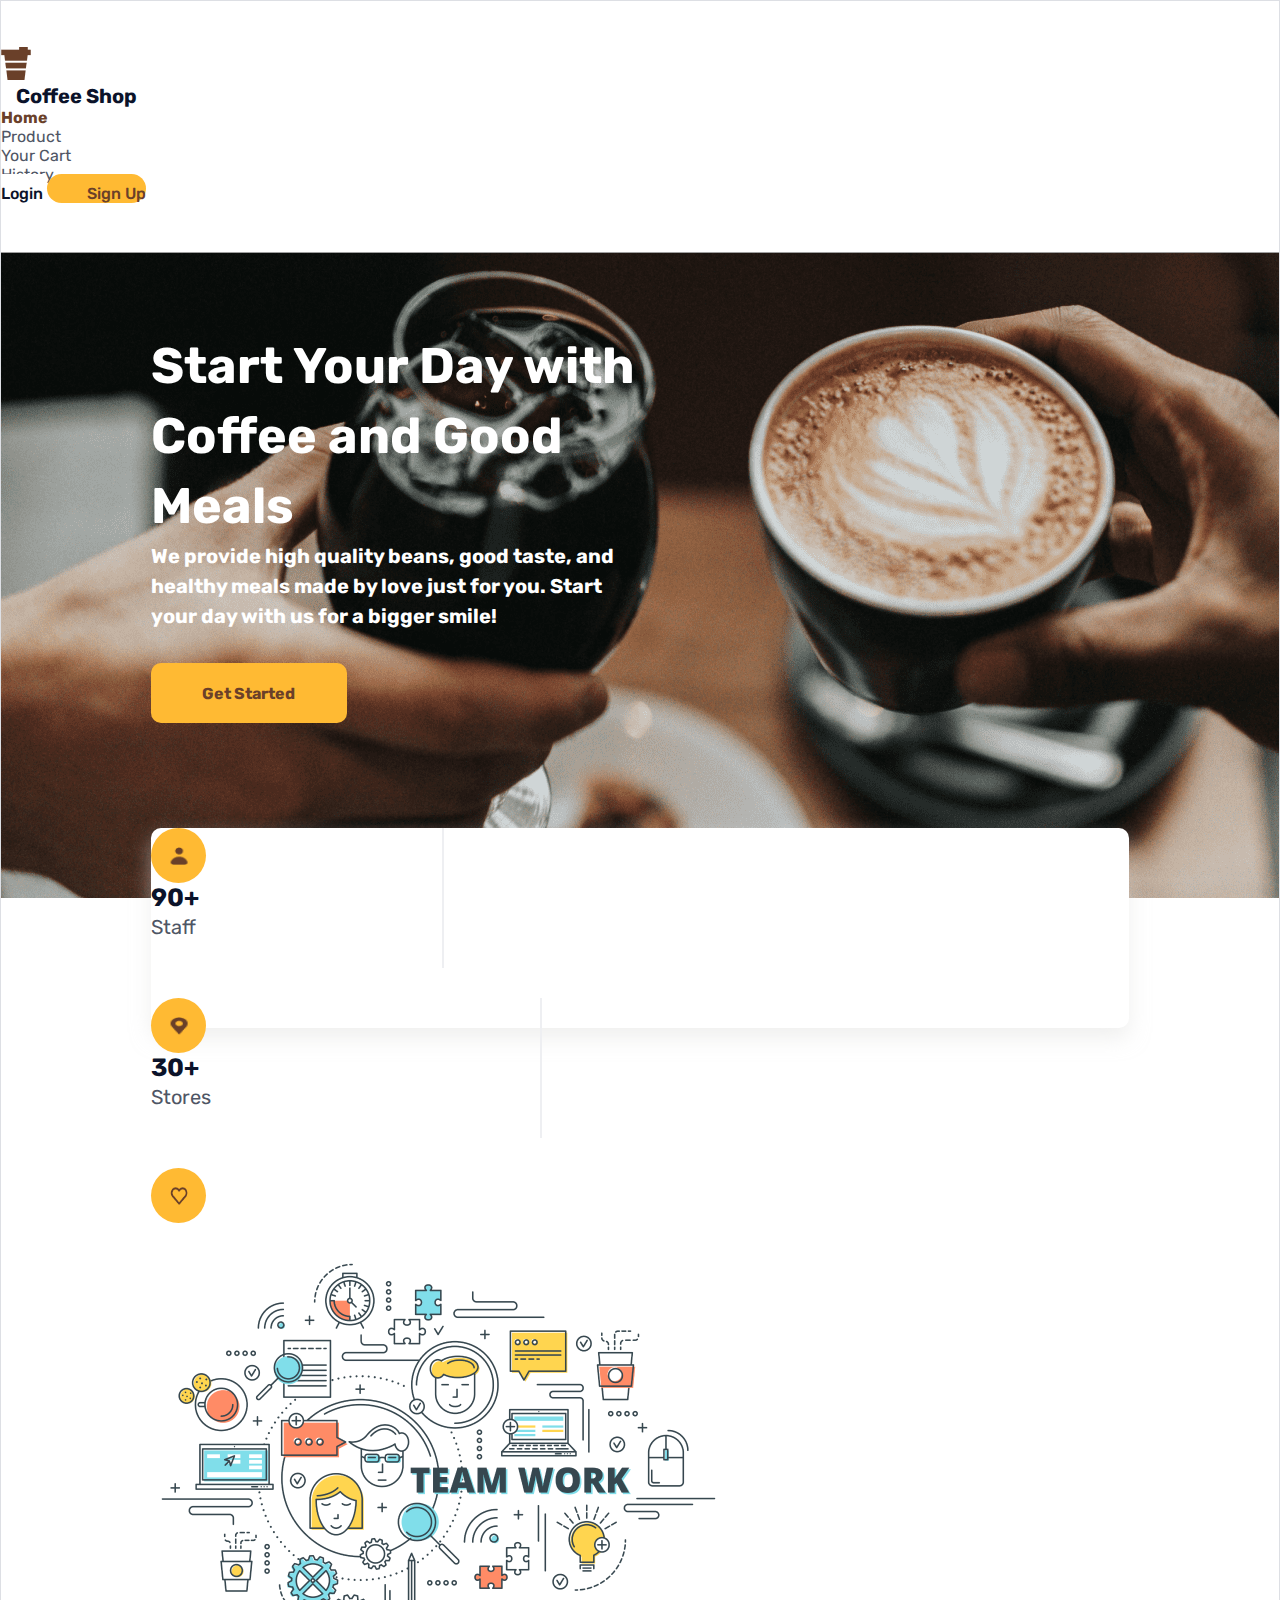
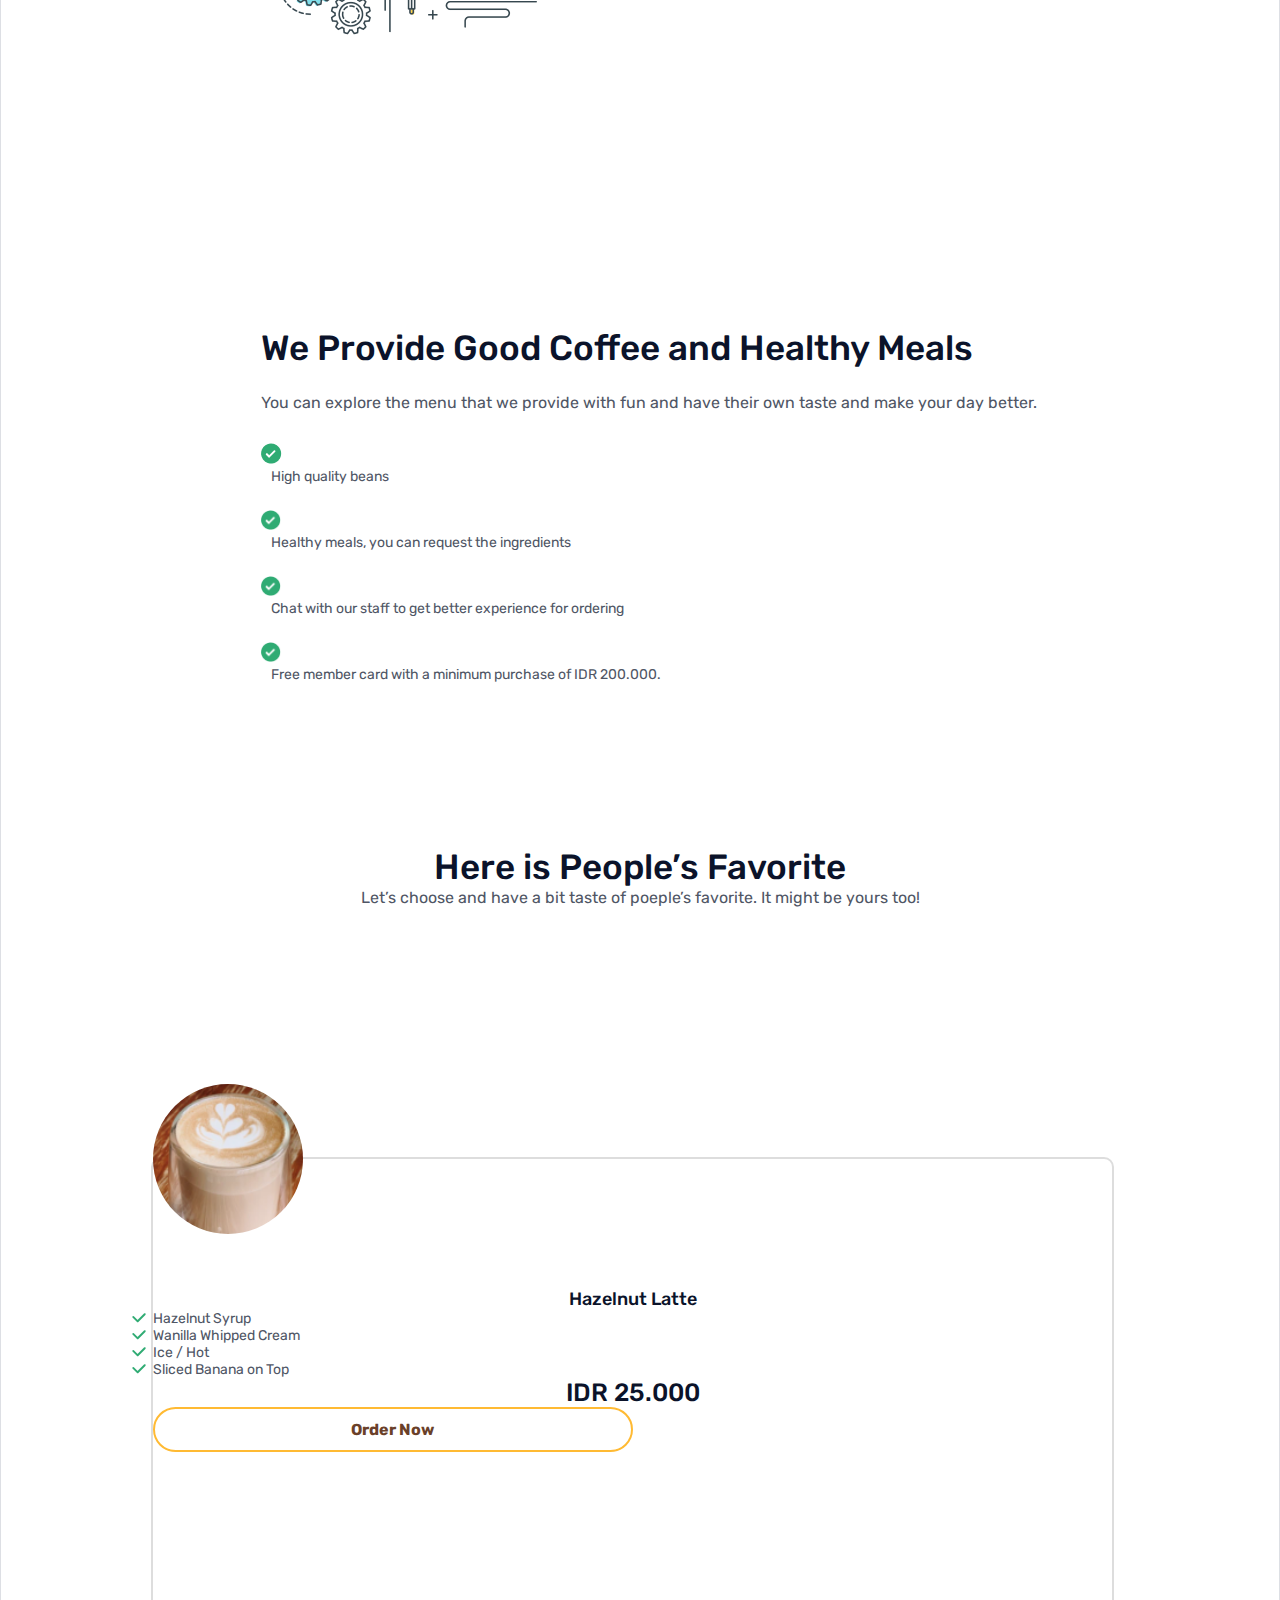
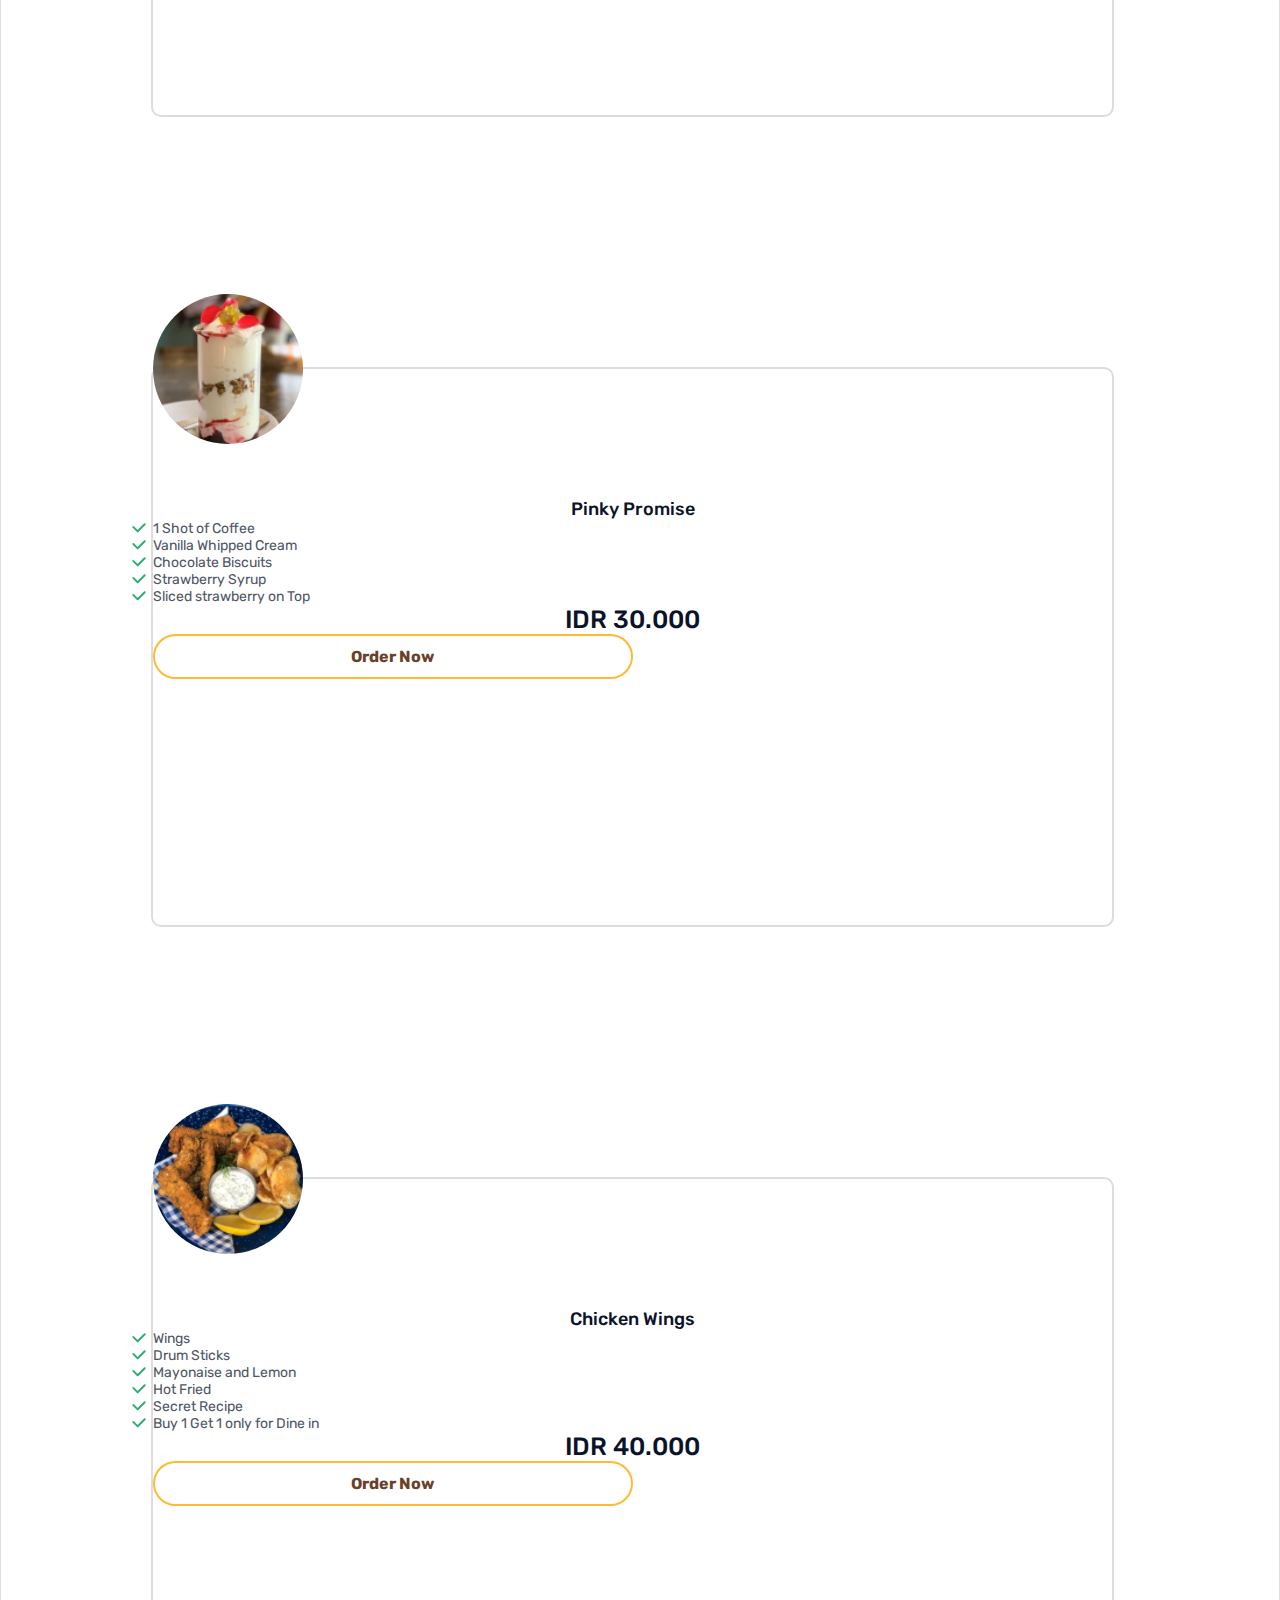
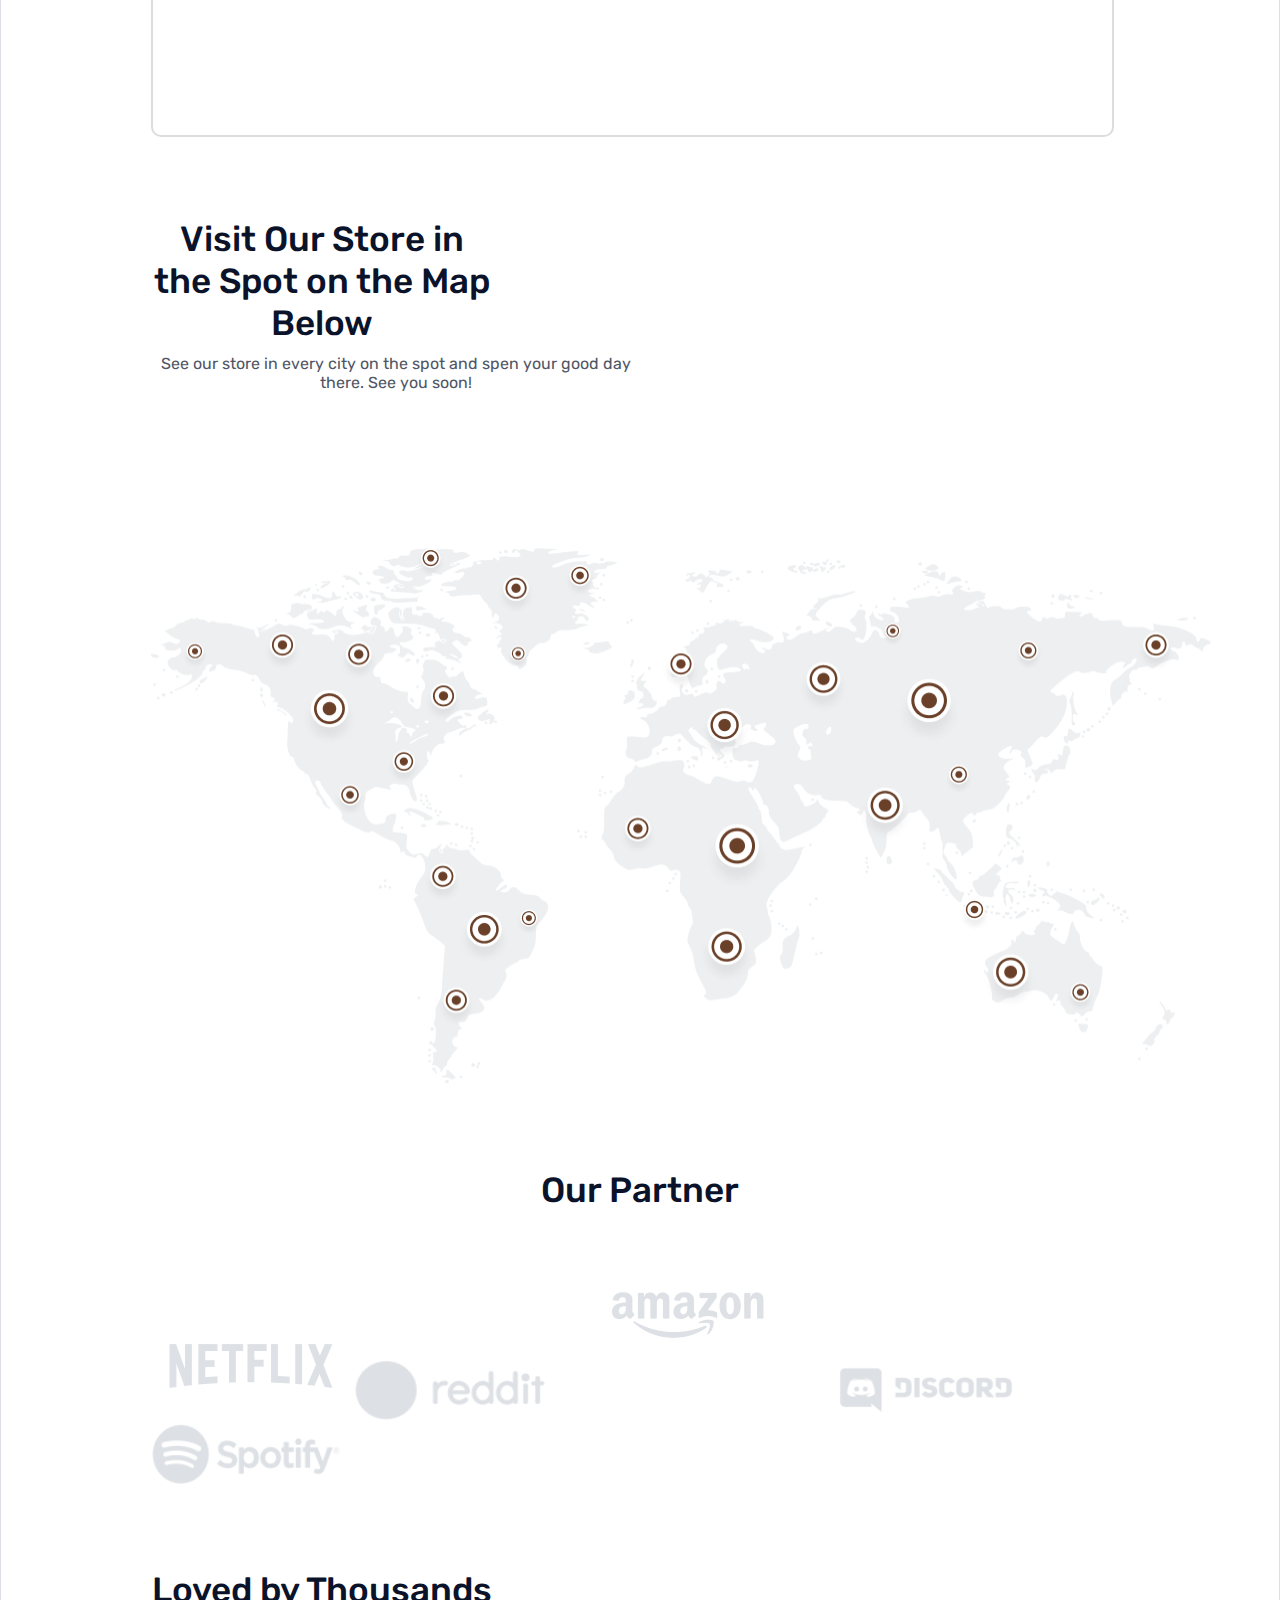
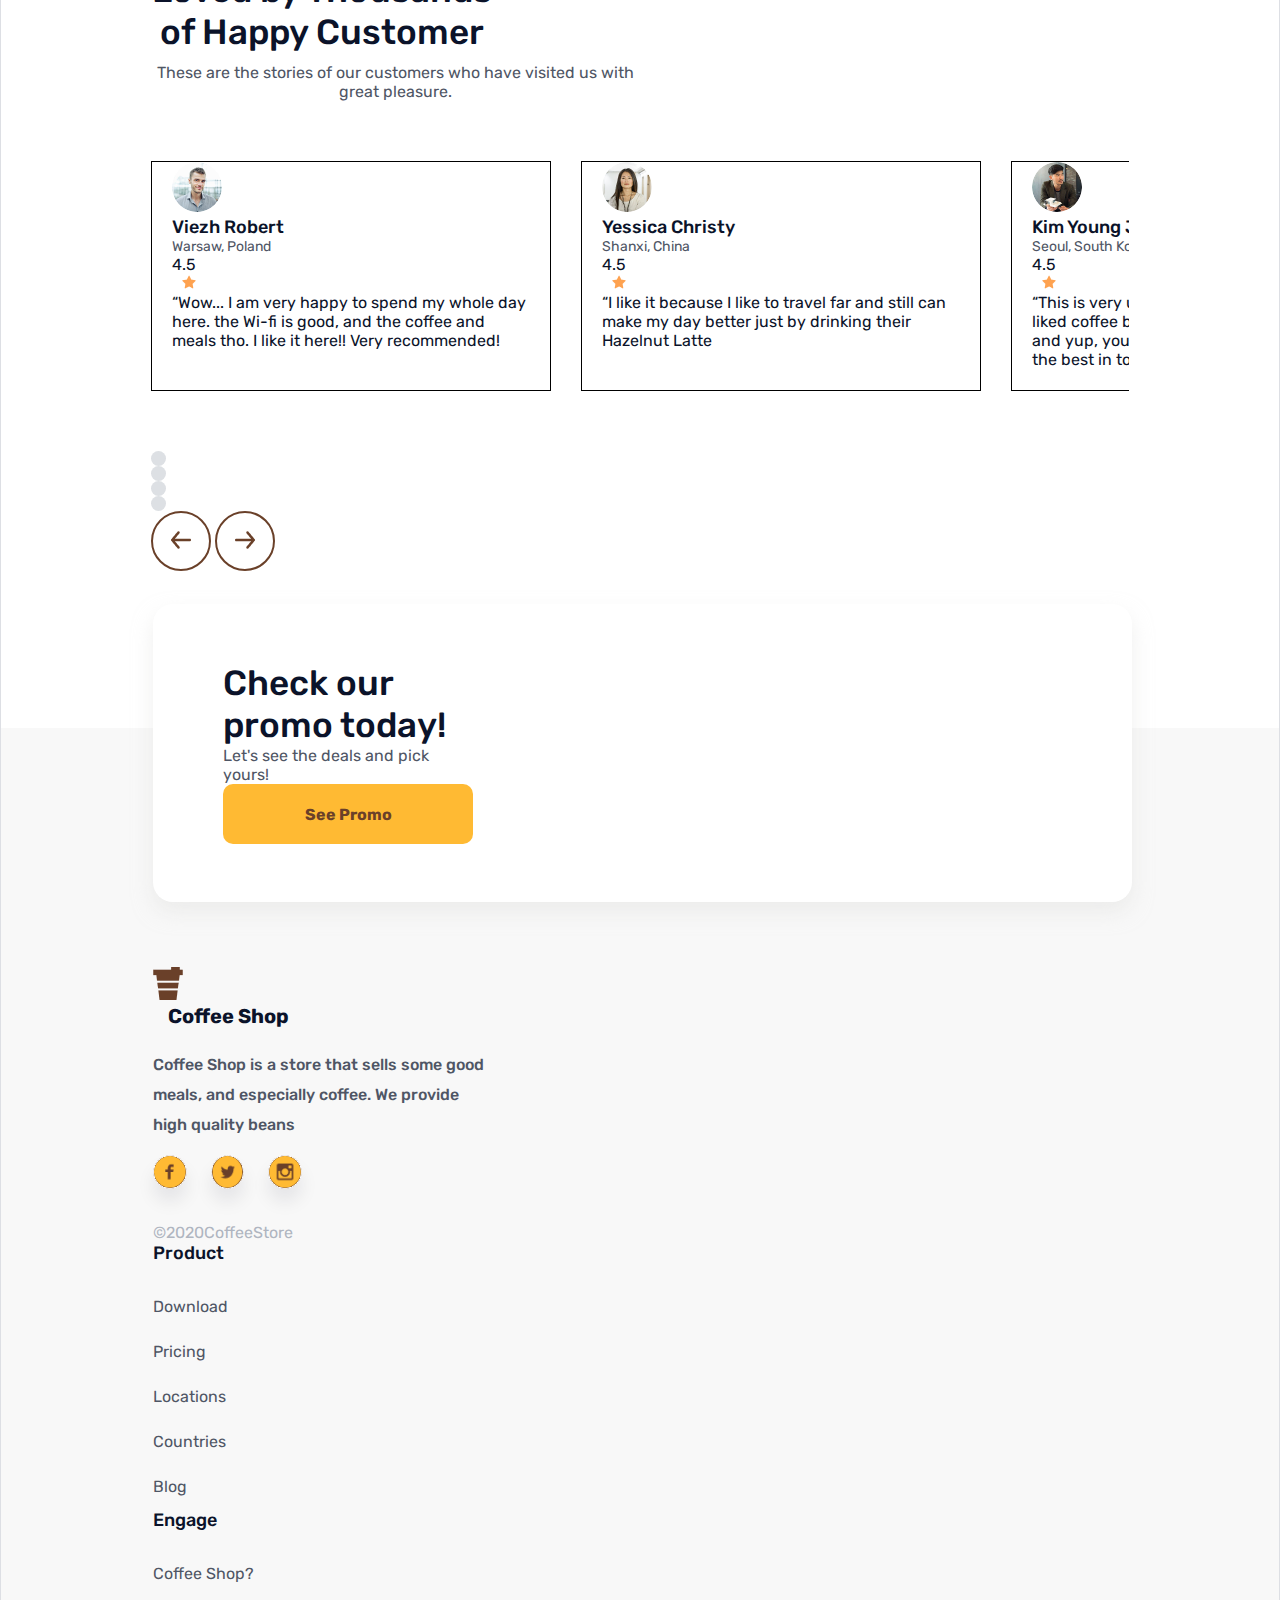
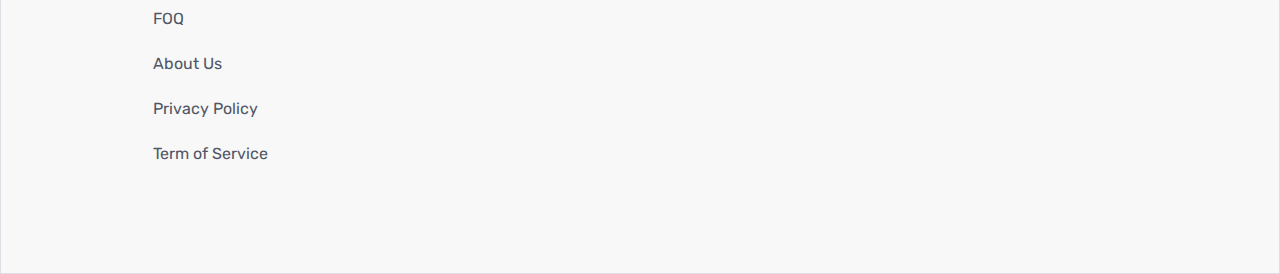
<file: index.html>
<!DOCTYPE html>
<html lang="en">
  <head>
    <meta charset="UTF-8" />
    <meta http-equiv="X-UA-Compatible" content="IE=edge" />
    <meta name="viewport" content="width=device-width, initial-scale=1.0" />
    <meta name="description" content="Dian Coffeeshop" />
    <title>Home</title>
    <link rel="stylesheet" href="./index.css" />
    <link
      href="https://cdn.jsdelivr.net/npm/bootstrap@5.2.2/dist/css/bootstrap.min.css"
      rel="stylesheet"
      integrity="sha384-Zenh87qX5JnK2Jl0vWa8Ck2rdkQ2Bzep5IDxbcnCeuOxjzrPF/et3URy9Bv1WTRi"
      crossorigin="anonymous"
    />
    <script
      src="https://cdn.jsdelivr.net/npm/bootstrap@5.2.2/dist/js/bootstrap.bundle.min.js"
      integrity="sha384-OERcA2EqjJCMA+/3y+gxIOqMEjwtxJY7qPCqsdltbNJuaOe923+mo//f6V8Qbsw3"
      crossorigin="anonymous"
    ></script>
  </head>
  <body class="container-fluid p-0">
    <header class="container d-flex justify-content-around">
      <section class="logo-coffeeshop d-flex align-items-center">
        <img
          class="logo"
          src="./asset/picture/coffee 1.png"
          alt="dian-coffeeshop"
        />
        <p class="text-logo pt-3">Coffee Shop</p>
      </section>
      <section class="nav-bar cursor d-flex align-items-center">
        <p class="home hover m-0">Home</p>
        <a href="./product.html" class="product hover m-0">Product</a>
        <p class="cart hover m-0">Your Cart</p>
        <p class="history hover m-0">History</p>
      </section>
      <section class="other-content d-flex align-items-center">
        <a href="./login.html" class="login cursor">Login</a>
        <a href="./register.html" class="signup cursor">Sign Up</a>
        <!-- <button class="login cursor">Login</button> -->
        <!-- <button class="signup cursor">Sign Up</button> -->
      </section>
    </header>
    <section class="banner">
      <p class="text-banner">Start Your Day with Coffee and Good Meals</p>
      <p class="text-desc-banner">
        We provide high quality beans, good taste, and healthy meals made by
        love just for you. Start your day with us for a bigger smile!
      </p>
      <button class="button btn-banner">Get Started</button>
    </section>
    <section class="introduce">
      <section class="coffeeshop full-width d-flex">
        <div class="staff d-flex justify-content-center align-items-center">
          <div class="img">
            <img class="img-circle" src="./asset/picture/people.png" alt="" />
            <div class="circle"></div>
          </div>
          <div class="text-icon">
            <p class="text-1 m-0">90+</p>
            <p class="text-2 m-0">Staff</p>
          </div>
        </div>
        <div class="store d-flex justify-content-center align-items-center">
          <div class="img">
            <img class="img-circle" src="./asset/picture/loc.png" alt="" />
            <div class="circle"></div>
          </div>
          <div class="text-icon">
            <p class="text-1 m-0">30+</p>
            <p class="text-2 m-0">Stores</p>
          </div>
        </div>
        <div class="cust d-flex justify-content-center align-items-center">
          <div class="img">
            <img class="img-circle" src="./asset/picture/cust.png" alt="" />
            <div class="circle"></div>
          </div>
          <div class="text-icon">
            <p class="text-1 m-0">800+</p>
            <p class="text-2 m-0">customers</p>
          </div>
        </div>
      </section>
      <section class="introduce2 d-flex justify-content-center">
        <div class="img-team">
          <img src="./asset/picture/35744 1.png" alt="team-work" />
        </div>
        <div class="informations">
          <p class="text-info-1">We Provide Good Coffee and Healthy Meals</p>
          <p class="text-info-2">
            You can explore the menu that we provide with fun and have their own
            taste and make your day better.
          </p>
          <div class="ceklist d-flex align-items-center">
            <img
              class="icon-ceklists pr-3"
              src="./asset/picture/ceklis.png"
              alt="ceklist"
            />
            <p class="text-ceklist mb-0">High quality beans</p>
          </div>
          <div class="ceklist d-flex align-items-center">
            <img
              class="icon-ceklist"
              src="./asset/picture/ceklis.png"
              alt="ceklist"
            />
            <p class="text-ceklist mb-0">
              Healthy meals, you can request the ingredients
            </p>
          </div>
          <div class="ceklist d-flex align-items-center">
            <img
              class="icon-ceklist"
              src="./asset/picture/ceklis.png"
              alt="ceklist"
            />
            <p class="text-ceklist mb-0">
              Chat with our staff to get better experience for ordering
            </p>
          </div>
          <div class="ceklist d-flex align-items-center">
            <img
              class="icon-ceklist"
              src="./asset/picture/ceklis.png"
              alt="ceklist"
            />
            <p class="text-ceklist mb-0">
              Free member card with a minimum purchase of IDR 200.000.
            </p>
          </div>
        </div>
      </section>
      <section class="favorite">
        <p class="text-fav">Here is People’s Favorite</p>
        <p class="text-choose">
          Let’s choose and have a bit taste of poeple’s favorite. It might be
          yours too!
        </p>
        <div class="w-100 d-flex justify-content-evenly mb-5">
          <section
            class="menu-fav col-3 d-flex flex-column align-items-center pb-5"
          >
            <img
              class="menu"
              src="./asset/picture/hazelnut-late.png"
              alt="menu"
            />
            <div class="product">
              <p class="prod-name">Hazelnut Latte</p>
              <ul class="list-desc">
                <li class="p-2">Hazelnut Syrup</li>
                <li class="p-2">Wanilla Whipped Cream</li>
                <li class="p-2">Ice / Hot</li>
                <li class="p-2">Sliced Banana on Top</li>
              </ul>
            </div>
            <div class="price d-flex flex-column align-items-center">
              <p class="price-text">IDR 25.000</p>
              <button class="button-order">Order Now</button>
            </div>
          </section>
          <section class="menu-fav col-3 d-flex flex-column align-items-center pb-5">
            <img
              class="menu"
              src="./asset/picture/pinky-promise.png"
              alt="menu"
            />
            <div class="product">
              <p class="prod-name">Pinky Promise</p>
              <ul class="list-desc">
                <li class="p-2">1 Shot of Coffee</li>
                <li class="p-2">Vanilla Whipped Cream</li>
                <li class="p-2">Chocolate Biscuits</li>
                <li class="p-2">Strawberry Syrup</li>
                <li class="p-2">Sliced strawberry on Top</li>
              </ul>
            </div>
            <div class="price d-flex flex-column align-items-center">
              <p class="price-text">IDR 30.000</p>
              <button class="button-order">Order Now</button>
            </div>
          </section>
          <section class="menu-fav col-3 d-flex flex-column align-items-center pb-5">
            <img
              class="menu"
              src="./asset/picture/chicken-wings.png"
              alt="menu"
            />
            <div class="product">
              <p class="prod-name">Chicken Wings</p>
              <ul class="list-desc">
                <li class="p-2">Wings</li>
                <li class="p-2">Drum Sticks</li>
                <li class="p-2">Mayonaise and Lemon</li>
                <li class="p-2">Hot Fried</li>
                <li class="p-2">Secret Recipe</li>
                <li class="p-2">Buy 1 Get 1 only for Dine in</li>
              </ul>
            </div>
            <div class="price d-flex flex-column align-items-center">
              <p class="price-text">IDR 40.000</p>
              <button class="button-order">Order Now</button>
            </div>
          </section>
        </div>
      </section>
      <section class="favorite d-flex flex-column align-items-center">
        <p class="text-fav width-title">Visit Our Store in the Spot on the Map Below</p>
        <p class="text-choose width-desc">
          See our store in every city on the spot and spen your good day there.
          See you soon!
        </p>
        <img class="img-maps" src="./asset/picture/maps.png" alt="maps" />
      </section>
      <section class="favorite">
        <p class="text-fav m-0">Our Partner</p>
        <div class="w-100 d-flex justify-content-between align-items-center">
          <img 
            src="./asset//picture/Mask Group.png"
            alt=""
          />
          <img
            class="img-partner"
            src="./asset//picture/Mask Group (1).png"
            alt=""
          />
          <img
            src="./asset//picture/Mask Group (2).png"
            alt=""
          />
          <img
            class="img-partner"
            src="./asset//picture/Mask Group (3).png"
            alt=""
          />
          <img
            class="img-partner"
            src="./asset//picture/Mask Group (4).png"
            alt=""
          />
        </div>
      </section>
      <section class="favorite d-flex flex-column align-items-center">
        <div class="width-title">
          <p class="text-fav">Loved by Thousands of Happy Customer</p>
        </div>
        <p class="width-desc text-choose">
          These are the stories of our customers who have visited us with great
          pleasure.
        </p>
        <div class="scroll">
          <div class="wraper-testimony">
            <div class="w-100 d-flex mt-3 mr-2">
              <img
                class="img-testimony"
                src="./asset/picture/Ellipse 175.png"
                alt=""
              />
              <div class="w-100 d-flex justify-content-between pl-3">
                <div>
                  <p class="text-name my-0">Viezh Robert</p>
                  <p class="text-location my-0">Warsaw, Poland</p>
                </div>
                <div class="d-flex align-items-center">
                  <p class="text-rating mb-0">4.5</p>
                  <img class="img-star" src="./asset/picture/star.png" alt="" />
                </div>
              </div>
            </div>
            <div class="w-100 mt-5">
              <p class="text-testimony">
                “Wow... I am very happy to spend my whole day here. the Wi-fi is
                good, and the coffee and meals tho. I like it here!! Very
                recommended!
              </p>
            </div>
          </div>
          <div class="wraper-testimony">
            <div class="w-100 d-flex mt-3 mr-2">
              <img
                class="img-testimony"
                src="./asset/picture/Ellipse 175 (1).png"
                alt=""
              />
              <div class="w-100 d-flex justify-content-between pl-3">
                <div>
                  <p class="text-name my-0">Yessica Christy</p>
                  <p class="text-location my-0">Shanxi, China</p>
                </div>
                <div class="d-flex align-items-center">
                  <p class="text-rating mb-0">4.5</p>
                  <img class="img-star" src="./asset/picture/star.png" alt="" />
                </div>
              </div>
            </div>
            <div class="w-100 mt-5">
              <p class="text-testimony">
                “I like it because I like to travel far and still can make my
                day better just by drinking their Hazelnut Latte
              </p>
            </div>
          </div>
          <div class="wraper-testimony">
            <div class="w-100 d-flex mt-3 mr-2">
              <img
                class="img-testimony"
                src="./asset/picture/Ellipse 175 (2).png"
                alt=""
              />
              <div class="w-100 d-flex justify-content-between pl-3">
                <div>
                  <p class="text-name my-0">Kim Young Jou</p>
                  <p class="text-location my-0">Seoul, South Korea</p>
                </div>
                <div class="d-flex align-items-center">
                  <p class="text-rating mb-0">4.5</p>
                  <img class="img-star" src="./asset/picture/star.png" alt="" />
                </div>
              </div>
            </div>
            <div class="w-100 mt-5">
              <p class="text-testimony">
                “This is very unusual for my taste, I haven’t liked coffee
                before but their coffee is the best! and yup, you have to order
                the chicken wings, the best in town!
              </p>
            </div>
          </div>
          <div class="wraper-testimony">
            <div class="w-100 d-flex mt-3 mr-2">
              <img
                class="img-testimony"
                src="./asset/picture/Ellipse 175.png"
                alt=""
              />
              <div class="w-100 d-flex justify-content-between pl-3">
                <div>
                  <p class="text-name my-0">Viezh Robert</p>
                  <p class="text-location my-0">Warsaw, Poland</p>
                </div>
                <div class="d-flex align-items-center">
                  <p class="text-rating mb-0">4.5</p>
                  <img class="img-star" src="./asset/picture/star.png" alt="" />
                </div>
              </div>
            </div>
            <div class="w-100 mt-5">
              <p class="text-testimony">
                “Wow... I am very happy to spend my whole day here. the Wi-fi is
                good, and the coffee and meals tho. I like it here!! Very
                recommended!
              </p>
            </div>
          </div>
        </div>
        <div class="slider full-width d-flex justify-content-between align-items-center">
          <div class="slide d-flex flex-row justify-content-between w-10">
            <div class="dot cursor"></div>
            <div class="dot cursor"></div>
            <div class="dot cursor"></div>
            <div class="dot cursor"></div>
          </div>
          <div class="arrow d-flex flex-row justify-content-between">
            <button class="cursor bg-arrow d-flex justify-content-center align-items-center">
              <img src="./asset/picture/arrow-left.png" alt="">
            </button>
            <button class="cursor bg-arrow d-flex justify-content-center align-items-center">
              <img src="./asset/picture/arrow-left - Copy.png" alt="">
            </button>
          </div>
        </div>
      </section>
    </section>
    <footer class="d-flex flex-column justify-content-between">
      <section class="check-promo full-width d-flex justify-content-between align-items-center">
        <div class="promo d-flex flex-column ">
          <p class="text-check1 d-flex align-items-center">
            Check our promo today!
          </p>
          <p class="text-check2 d-flex align-items-center">
            Let's see the deals and pick yours!
          </p>
        </div>
        <button class="button-promo">See Promo</button>
      </section>
      <div class="d-flex flex-row justify-content-between">
        <section class="about-us">
          <section class="logo-coffeeshop d-flex align-items-center">
            <img
              class="logo"
              src="./asset/picture/coffee 1.png"
              alt="dian-coffeeshop"
            />
            <p class="text-logo pt-3">Coffee Shop</p>
          </section>
          <section class="info">
            <p>
              Coffee Shop is a store that sells some good meals, and especially
              coffee. We provide high quality beans
            </p>
          </section>
          <section class="oauth-btn">
            <img
              class="cursor bg-sosmed"
              src="./asset/picture/facebook.png"
              alt="google"
            />
            <img
              class="cursor bg-sosmed"
              src="./asset/picture/twitter.png"
              alt="facebook"
            />
            <img
              class="cursor bg-sosmed"
              src="./asset/picture/instagram.png"
              alt="twitter"
            />
          </section>
          <section class="copyright">
            <p>&#169;2020CoffeeStore</p>
          </section>
        </section>
        <section class="other-info d-flex flex-row justify-content-between">
          <section class="product">
            <p class="text-product">Product</p>
            <ul class="ul p-0">
              <li>Download</li>
              <li>Pricing</li>
              <li>Locations</li>
              <li>Countries</li>
              <li>Blog</li>
            </ul>
          </section>
          <section class="engage">
            <p class="text-engage">Engage</p>
            <ul class="ul p-0">
              <li>Coffee Shop?</li>
              <li>FOQ</li>
              <li>About Us</li>
              <li>Privacy Policy</li>
              <li>Term of Service</li>
            </ul>
          </section>
      </div>
      </section>
    </footer>
  </body>
</html>
</file>
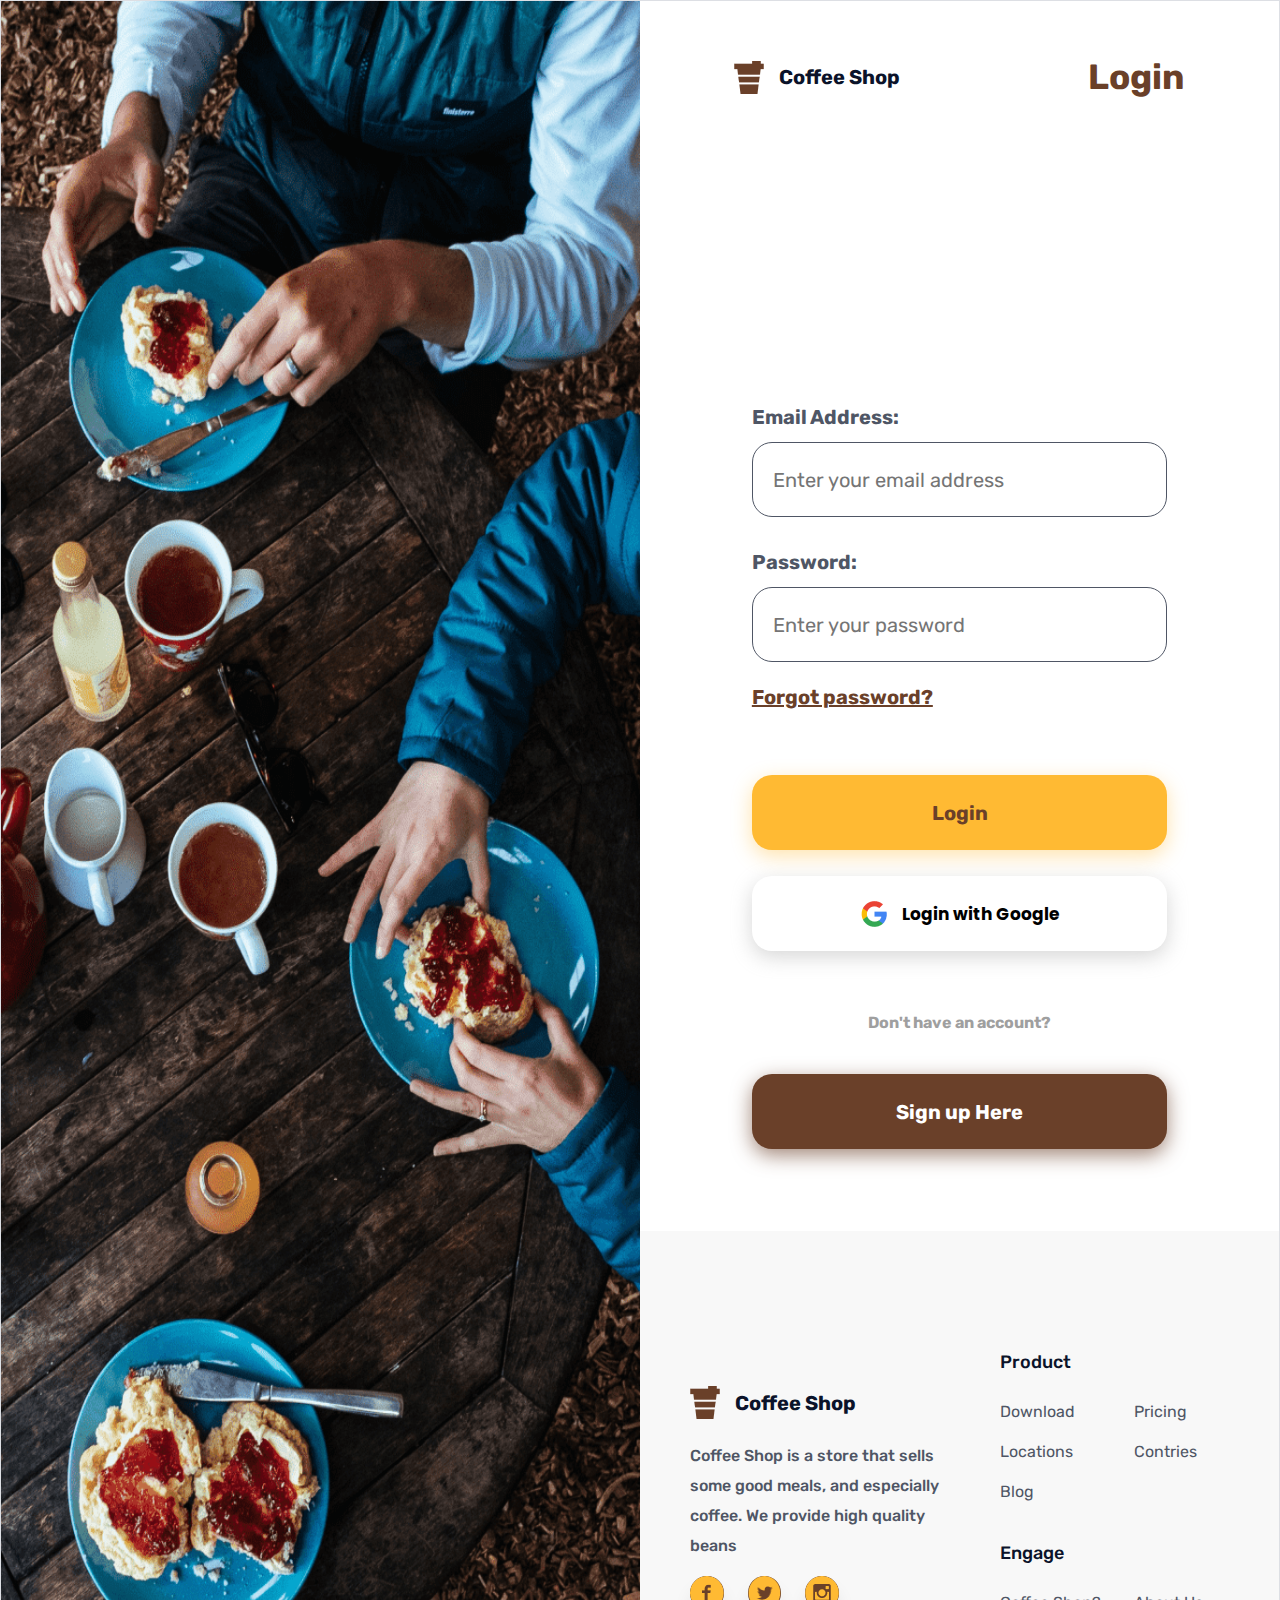
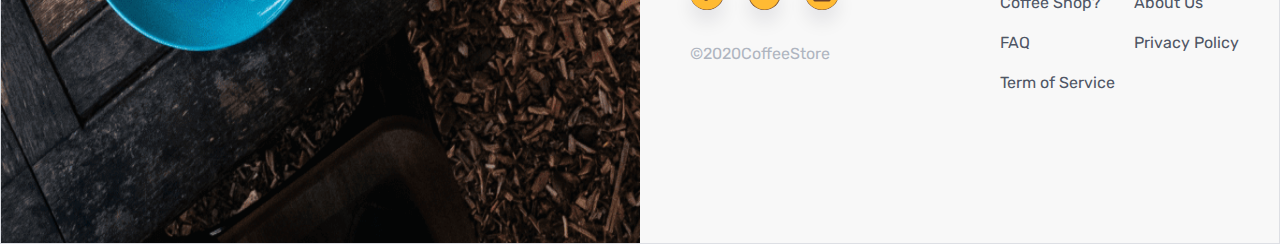
<file: login.html>
<!DOCTYPE html>
<html lang="en">
  <head>
    <meta charset="UTF-8" />
    <meta http-equiv="X-UA-Compatible" content="IE=edge" />
    <meta name="viewport" content="width=device-width, initial-scale=1.0" />
    <meta name="description" content="Dian Coffeeshop" />
    <title>Login</title>
    <link rel="stylesheet" href="./login.css" />
  </head>
  <body>
    <main class="container">
      <aside class="side-content">
        <img
          class="side-image full-width"
          src="./asset/picture/robert-bye-95vx5QVl9x4-unsplash 2.png"
          alt="dian-coffeeshop"
        />
      </aside>
      <section class="form-content">
        <section class="wrapper-form">
          <header class="header-content full-width">
            <section class="logo-coffeeshop">
              <img
                class="logo"
                src="./asset/picture/coffee 1.png"
                alt="dian-coffeeshop"
              />
              <a href="./index.html" class="text-logo">Coffee Shop</a>
              <!-- <p class="text-logo">Coffee Shop</p> -->
            </section>
            <section class="text-login">
              <p>Login</p>
            </section>
          </header>
          <section class="register-form full-width">
            <form class="full-width">
              <div class="input-div">
                <label>Email Address:</label>
                <input class="full-width" type="text" placeholder="Enter your email address" />
              </div>
              <div class="input-div">
                <label>Password:</label>
                <input class="full-width" type="password" placeholder="Enter your password" />
              </div>
              <div class="input-div2">
                <label class="forgot cursor">Forgot password?</label>
              </div>
              <div class="button primary cursor">
                <p class="btn-text1">Login</p>
              </div>
              <div class="button secondary cursor">
                <img
                  class="logo-google"
                  src="./asset/picture/google-logo-png-suite-everything-you-need-know-about-google-newest-0 2.png"
                  alt=""
                />
                <p class="btn-text2">Login with Google</p>
              </div>
            </form>
          </section>
          <section class="other-content flex-center">
            <p class="text-signup">Don't have an account?</p>
            <div class="button login cursor">
              <!-- <p class="btn-text3">Sign up Here</p> -->
              <a href="./register.html" class="btn-text3">Sign up Here</a>
            </div>
          </section>
        </section>
        <footer class="footer-content">
          <aside class="about-coffeeshop">
            <div class="logo-coffeeshop">
              <img
                class="logo"
                src="./asset/picture/coffee 1.png"
                alt="dian-coffeeshop"
              />
              <p class="text-logo">Coffee Shop</p>
            </div>
            <p class="coffeeshop">
              Coffee Shop is a store that sells some good meals, and especially
              coffee. We provide high quality beans
            </p>
            <div class="oauth-btn">
              <img
                class="cursor bg-sosmed"
                src="./asset/picture/facebook.png"
                alt="google"
              />
              <img
                class="cursor bg-sosmed"
                src="./asset/picture/twitter.png"
                alt="facebook"
              />
              <img
                class="cursor bg-sosmed"
                src="./asset/picture/instagram.png"
                alt="twitter"
              />
            </div>
            <p class="copyright">&#169;2020CoffeeStore</p>
          </aside>
          <aside class="app-info">
            <div class="app">
              <p class="text-app">Product</p>
              <div class="text">
                <div class="text1">
                  <p class="text-info">Download</p>
                  <p class="text-info">Locations</p>
                  <p class="text-info">Blog</p>
                </div>
                <div class="text2">
                  <p class="text-info">Pricing</p>
                  <p class="text-info">Contries</p>
                </div>
              </div>
              <p class="text-app">Engage</p>
              <div class="text">
                <div class="text1">
                  <p class="text-info">Coffee Shop?</p>
                  <p class="text-info">FAQ</p>
                  <p class="text-info">Term of Service</p>
                </div>
                <div class="text2">
                  <p class="text-info">About Us</p>
                  <p class="text-info">Privacy Policy</p>
                </div>
              </div>
            </div>
          </aside>
        </footer>
      </section>
    </main>
  </body>
</html>
</file>
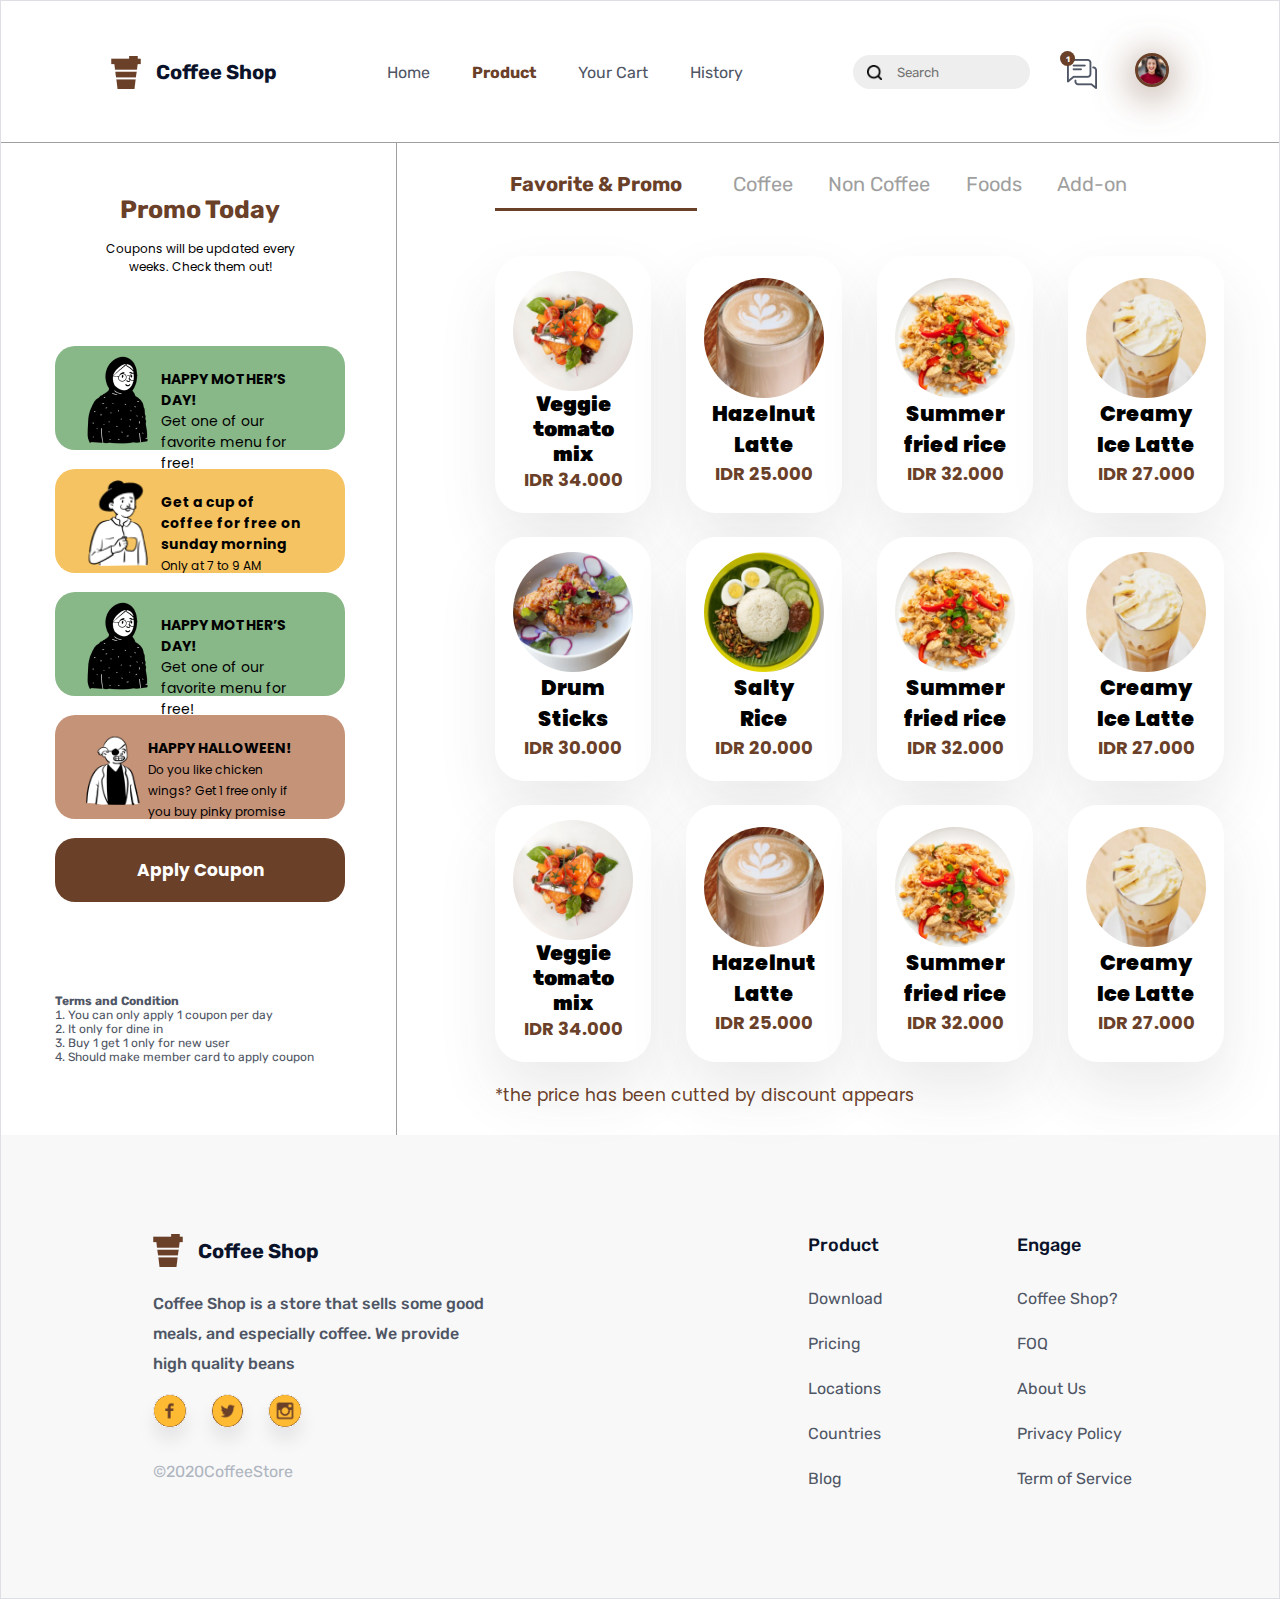
<file: product.html>
<!DOCTYPE html>
<html lang="en">
  <head>
    <meta charset="UTF-8" />
    <meta http-equiv="X-UA-Compatible" content="IE=edge" />
    <meta name="viewport" content="width=device-width, initial-scale=1.0" />
    <meta name="description" content="Dian Coffeeshop" />
    <title>Product</title>
    <link rel="stylesheet" href="./product.css" />
  </head>
  <body>
    <header class="container flex">
      <section class="logo-coffeeshop flex align-items">
        <img
          class="logo"
          src="./asset/picture/coffee 1.png"
          alt="dian-coffeeshop"
        />
        <p class="text-logo">Coffee Shop</p>
      </section>
      <section class="nav-bar cursor flex align-items">
        <!-- <p class="home hover">Home</p> -->
        <a href="./index.html" class="home hover">Home</a>
        <p class="product hover">Product</p>
        <p class="cart hover">Your Cart</p>
        <p class="history hover">History</p>
      </section>
      <section class="other-content flex align-items">
        <div class="search">
          <img
            class="cursor icon-search"
            src="./asset/picture/icon search.png"
            alt="search"
          />
          <input class="input" type="text" placeholder="Search" />
        </div>
        <div class="cursor">
          <div class="msg">
            <p class="text-msg">1</p>
          </div>
          <img src="./asset/picture/chat (1) 1.png" alt="chat" />
        </div>
        <a href="./profile.html">
          <img
            class="img-profile cursor"
            src="./asset/picture/image 39.png"
            alt="profile"
          />
        </a>
      </section>
    </header>
    <main>
      <aside class="promo flex align-items">
        <p class="promo-today">Promo Today</p>
        <div class="info-coupon">
          <p class="coupon">
            Coupons will be updated every weeks. Check them out!
          </p>
        </div>
        <div class="coupon-item">
          <div class="wrapper-coupon flex bg-green cursor">
            <img
              class="img-coupon"
              src="./asset/picture/mother.png"
              alt="coupon"
            />
            <div>
              <p class="text-title-promo">HAPPY MOTHER’S DAY!</p>
              <p class="text-desc-promo1">
                Get one of our favorite menu for free!
              </p>
            </div>
          </div>
          <div class="wrapper-coupon flex bg-yellow cursor">
            <img
              class="img-coupon"
              src="./asset/picture/father.png"
              alt="coupon"
            />
            <div>
              <p class="text-title-promo">
                Get a cup of coffee for free on sunday morning
              </p>
              <p class="text-desc-promo">Only at 7 to 9 AM</p>
            </div>
          </div>
          <div class="wrapper-coupon flex bg-green cursor">
            <img
              class="img-coupon"
              src="./asset/picture/mother.png"
              alt="coupon"
            />
            <div>
              <p class="text-title-promo">HAPPY MOTHER’S DAY!</p>
              <p class="text-desc-promo1">
                Get one of our favorite menu for free!
              </p>
            </div>
          </div>
          <div class="wrapper-coupon flex bg-brown cursor">
            <img
              class="img-coupon"
              src="./asset/picture/father2.png"
              alt="coupon"
            />
            <div>
              <p class="text-title-promo">HAPPY HALLOWEEN!</p>
              <p class="text-desc-promo">
                Do you like chicken wings? Get 1 free only if you buy pinky
                promise
              </p>
            </div>
          </div>
        </div>
        <button class="apply-coupon cursor">
          <p class="text-apply">Apply Coupon</p>
        </button>
        <div class="text-term">
          <p>Terms and Condition</p>
        </div>
        <div class="term">
          <ol class="wrapper-ol">
            <li>You can only apply 1 coupon per day</li>
            <li>It only for dine in</li>
            <li>Buy 1 get 1 only for new user</li>
            <li>Should make member card to apply coupon</li>
          </ol>
        </div>
      </aside>
      <section class="product-lists">
        <section class="nav-product flex">
          <div class="category-fav">
            <p class="category fav">Favorite &#38; Promo</p>
          </div>
          <p class="category">Coffee</p>
          <p class="category">Non Coffee</p>
          <p class="category">Foods</p>
          <p class="category">Add-on</p>
        </section>
        <section class="product-list">
          <div class="list flex align-items">
            <img
              class="img-prod"
              src="./asset/picture/vegie-tomato-mix.png"
              alt=""
            />
            <div class="text-name">
              <p>Veggie tomato mix</p>
            </div>
            <p class="text-price">IDR 34.000</p>
          </div>
          <div class="list flex align-items">
            <img
              class="img-prod"
              src="./asset/picture/hazelnut-late.png"
              alt=""
            />
            <div class="text-name">
              <p class="text-name">Hazelnut Latte</p>
            </div>
            <p class="text-price">IDR 25.000</p>
          </div>
          <div class="list flex align-items">
            <img
              class="img-prod"
              src="./asset/picture/summer-fried-rice.png"
              alt=""
            />
            <div class="text-name">
              <p class="text-name">Summer fried rice</p>
            </div>
            <p class="text-price">IDR 32.000</p>
          </div>
          <div class="list flex align-items">
            <img
              class="img-prod"
              src="./asset/picture/creamy-ice-latte.png"
              alt=""
            />
            <div class="text-name">
              <p class="text-name">Creamy Ice Latte</p>
            </div>
            <p class="text-price">IDR 27.000</p>
          </div>
          <div class="list flex align-items">
            <img class="img-prod" src="./asset/picture/drum-stick.png" alt="" />
            <div class="text-name">
              <p class="text-name">Drum Sticks</p>
            </div>
            <p class="text-price">IDR 30.000</p>
          </div>
          <div class="list flex align-items">
            <img class="img-prod" src="./asset/picture/salty-rice.png" alt="" />
            <div class="text-name">
              <p class="text-name">Salty Rice</p>
            </div>
            <p class="text-price">IDR 20.000</p>
          </div>
          <div class="list flex align-items">
            <img
              class="img-prod"
              src="./asset/picture/summer-fried-rice.png"
              alt=""
            />
            <div class="text-name">
              <p class="text-name">Summer fried rice</p>
            </div>
            <p class="text-price">IDR 32.000</p>
          </div>
          <div class="list flex align-items">
            <img
              class="img-prod"
              src="./asset/picture/creamy-ice-latte.png"
              alt=""
            />
            <div class="text-name">
              <p class="text-name">Creamy Ice Latte</p>
            </div>
            <p class="text-price">IDR 27.000</p>
          </div>
          <div class="list flex align-items">
            <img
              class="img-prod"
              src="./asset/picture/vegie-tomato-mix.png"
              alt=""
            />
            <div class="text-name">
              <p>Veggie tomato mix</p>
            </div>
            <p class="text-price">IDR 34.000</p>
          </div>
          <div class="list flex align-items">
            <img
              class="img-prod"
              src="./asset/picture/hazelnut-late.png"
              alt=""
            />
            <div class="text-name">
              <p class="text-name">Hazelnut Latte</p>
            </div>
            <p class="text-price">IDR 25.000</p>
          </div>
          <div class="list flex align-items">
            <img
              class="img-prod"
              src="./asset/picture/summer-fried-rice.png"
              alt=""
            />
            <div class="text-name">
              <p class="text-name">Summer fried rice</p>
            </div>
            <p class="text-price">IDR 32.000</p>
          </div>
          <div class="list flex align-items">
            <img
              class="img-prod"
              src="./asset/picture/creamy-ice-latte.png"
              alt=""
            />
            <div class="text-name">
              <p class="text-name">Creamy Ice Latte</p>
            </div>
            <p class="text-price">IDR 27.000</p>
          </div>
        </section>
        <p class="info-price-cutted">
          &#42;the price has been cutted by discount appears
        </p>
      </section>
    </main>
    <footer>
      <section class="about-us">
        <section class="logo-coffeeshop flex align-items">
          <img
            class="logo"
            src="./asset/picture/coffee 1.png"
            alt="dian-coffeeshop"
          />
          <p class="text-logo">Coffee Shop</p>
        </section>
        <section class="info">
          <p>
            Coffee Shop is a store that sells some good meals, and especially
            coffee. We provide high quality beans
          </p>
        </section>
        <section class="oauth-btn">
          <img
            class="cursor bg-sosmed"
            src="./asset/picture/facebook.png"
            alt="google"
          />
          <img
            class="cursor bg-sosmed"
            src="./asset/picture/twitter.png"
            alt="facebook"
          />
          <img
            class="cursor bg-sosmed"
            src="./asset/picture/instagram.png"
            alt="twitter"
          />
        </section>
        <section class="copyright">
          <p>&#169;2020CoffeeStore</p>
        </section>
      </section>
      <section class="other-info">
        <section class="product">
          <p class="text-product">Product</p>
          <ul class="ul">
            <li>Download</li>
            <li>Pricing</li>
            <li>Locations</li>
            <li>Countries</li>
            <li>Blog</li>
          </ul>
        </section>
        <section class="engage">
          <p class="text-engage">Engage</p>
          <ul class="ul">
            <li>Coffee Shop?</li>
            <li>FOQ</li>
            <li>About Us</li>
            <li>Privacy Policy</li>
            <li>Term of Service</li>
          </ul>
        </section>
      </section>
    </footer>
  </body>
</html>
</file>
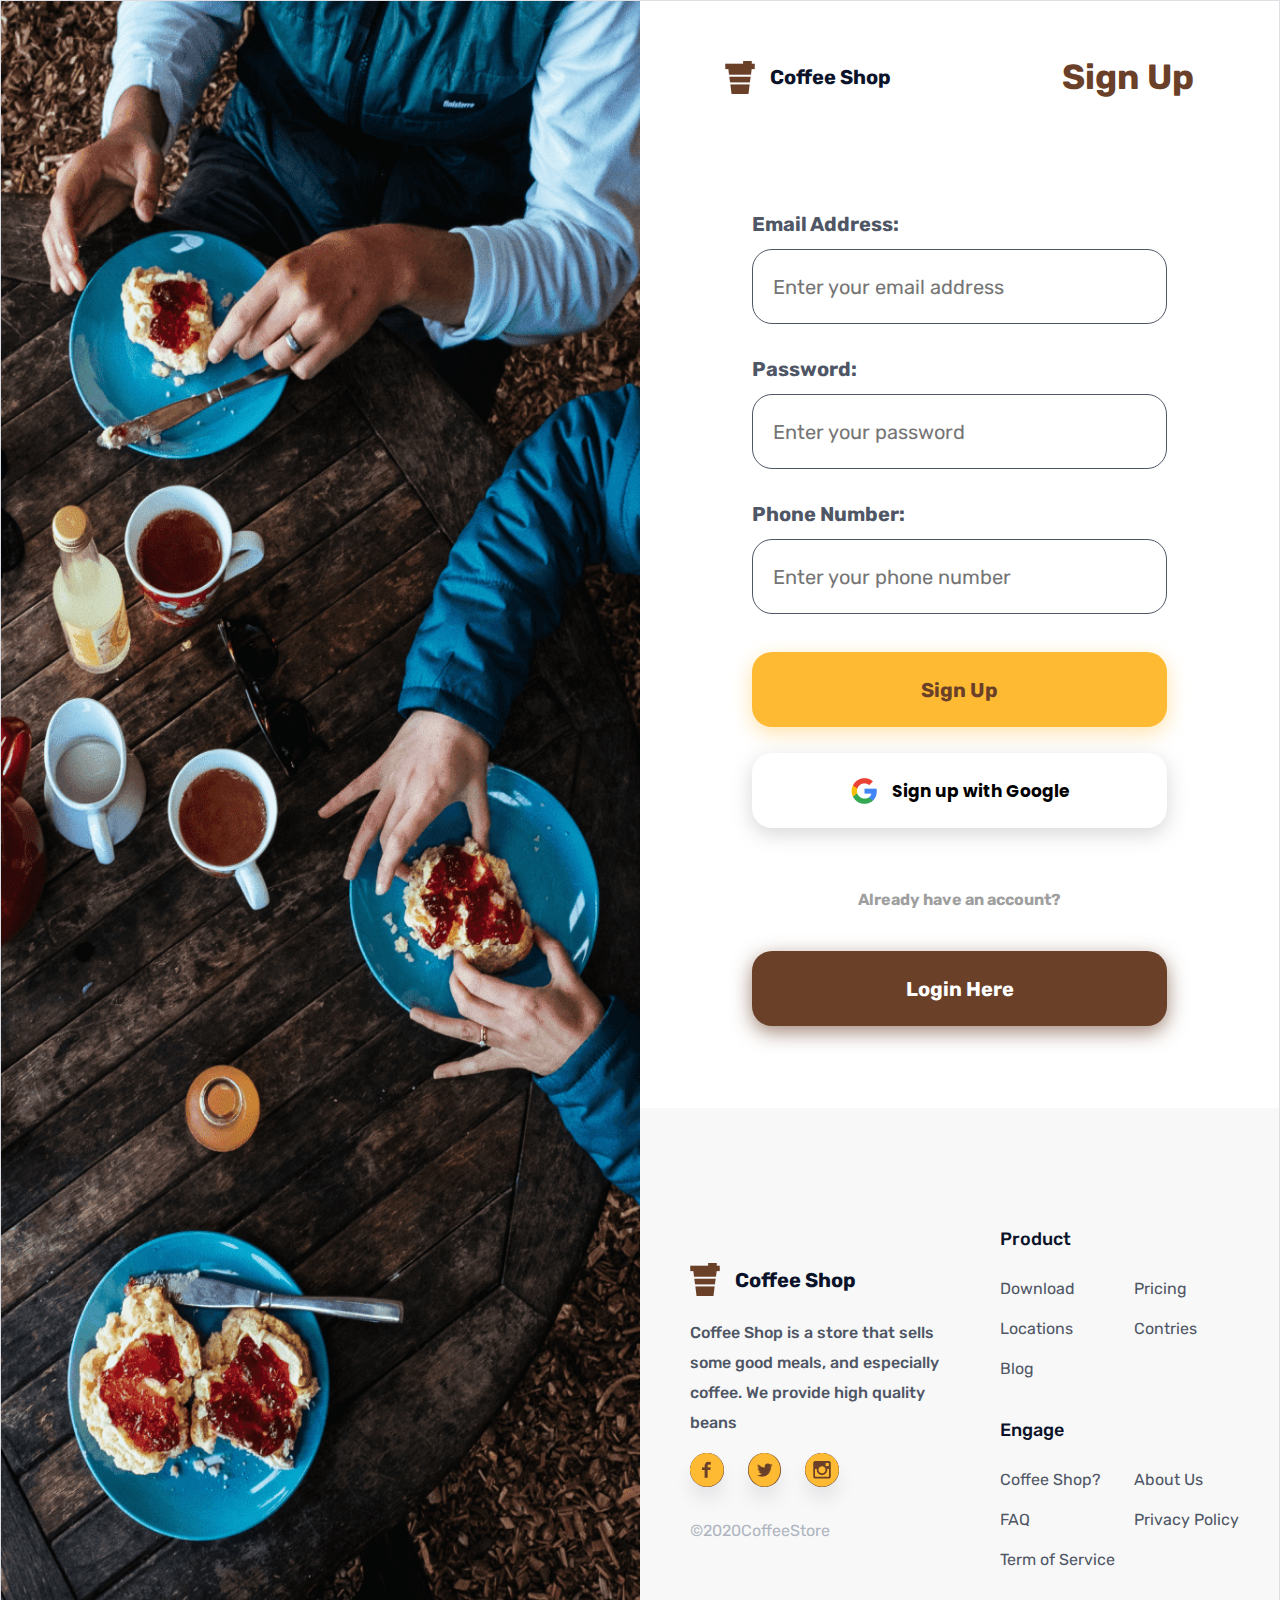
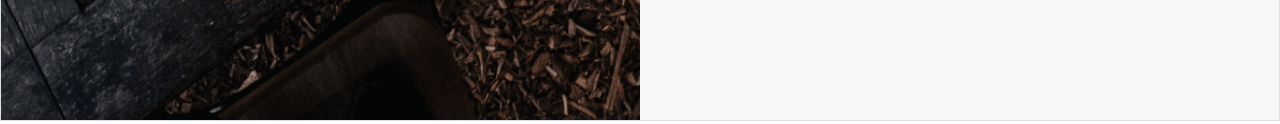
<file: register.html>
<!DOCTYPE html>
<html lang="en">
  <head>
    <meta charset="UTF-8" />
    <meta http-equiv="X-UA-Compatible" content="IE=edge" />
    <meta name="viewport" content="width=device-width, initial-scale=1.0" />
    <meta name="description" content="Dian Coffeeshop" />
    <title>Sign Up</title>
    <link rel="stylesheet" href="./register.css" />
  </head>
  <body>
    <main class="container">
      <aside class="side-content">
        <img
          class="side-image full-width"
          src="./asset/picture/robert-bye-95vx5QVl9x4-unsplash 2.png"
          alt="dian-coffeeshop"
        />
      </aside>
      <section class="form-content">
        <section class="wrapper-form">
          <header class="header-content full-width">
            <section class="logo-coffeeshop">
              <img
                class="logo"
                src="./asset/picture/coffee 1.png"
                alt="dian-coffeeshop"
              />
              <a href="./index.html" class="text-logo">Coffee Shop</a>
              <!-- <p class="text-logo">Coffee Shop</p> -->
            </section>
            <section class="text-signup">
              <p>Sign Up</p>
            </section>
          </header>
          <section class="register-form full-width">
            <form class="full-width">
              <div class="input-div">
                <label>Email Address:</label>
                <input class="full-width" type="text" placeholder="Enter your email address" />
              </div>
              <div class="input-div">
                <label>Password:</label>
                <input class="full-width" type="password" placeholder="Enter your password" />
              </div>
              <div class="input-div">
                <label>Phone Number:</label>
                <input class="full-width" type="tel" placeholder="Enter your phone number" />
              </div>
              <div class="button primary cursor">
                <p class="btn-text1">Sign Up</p>
              </div>
              <div class="button secondary cursor">
                <img
                  class="logo-google"
                  src="./asset/picture/google-logo-png-suite-everything-you-need-know-about-google-newest-0 2.png"
                  alt=""
                />
                <p class="btn-text2">Sign up with Google</p>
              </div>
            </form>
          </section>
          <section class="other-content flex-center">
            <p class="text-login">Already have an account?</p>
            <div class="button login cursor">
              <!-- <p class="btn-text3">Login Here</p> -->
              <a href="./login.html" class="btn-text3">Login Here</a>
            </div>
          </section>
        </section>
        <footer class="footer-content">
          <aside class="about-coffeeshop">
            <div class="logo-coffeeshop">
              <img
                class="logo"
                src="./asset/picture/coffee 1.png"
                alt="dian-coffeeshop"
              />
              <p class="text-logo">Coffee Shop</p>
            </div>
            <p class="coffeeshop">
              Coffee Shop is a store that sells some good meals, and especially
              coffee. We provide high quality beans
            </p>
            <div class="oauth-btn">
              <img
                class="cursor bg-sosmed"
                src="./asset/picture/facebook.png"
                alt="google"
              />
              <img
                class="cursor bg-sosmed"
                src="./asset/picture/twitter.png"
                alt="facebook"
              />
              <img
                class="cursor bg-sosmed"
                src="./asset/picture/instagram.png"
                alt="twitter"
              />
            </div>
            <p class="copyright">&#169;2020CoffeeStore</p>
          </aside>
          <aside class="app-info">
            <div class="app">
              <p class="text-app">Product</p>
              <div class="text">
                <div class="text1">
                  <p class="text-info">Download</p>
                  <p class="text-info">Locations</p>
                  <p class="text-info">Blog</p>
                </div>
                <div class="text2">
                  <p class="text-info">Pricing</p>
                  <p class="text-info">Contries</p>
                </div>
              </div>
              <p class="text-app">Engage</p>
              <div class="text">
                <div class="text1">
                  <p class="text-info">Coffee Shop?</p>
                  <p class="text-info">FAQ</p>
                  <p class="text-info">Term of Service</p>
                </div>
                <div class="text2">
                  <p class="text-info">About Us</p>
                  <p class="text-info">Privacy Policy</p>
                </div>
              </div>
            </div>
          </aside>
        </footer>
      </section>
    </main>
  </body>
</html>
</file>
<file: index.css>
@import url("https://fonts.googleapis.com/css2?family=Rubik:wght@400;500;700&display=swap");
@import url("https://fonts.googleapis.com/css2?family=Poppins:wght@400;500;700&family=Rubik:wght@400;500;700&display=swap");

*,
::before,
::after {
  margin: 0px;
  padding: 0px;
  box-sizing: border-box;
  font-family: "Rubik", sans-serif;
}

body {
  /* height: 100vh; */
  max-width: 1440px;
  margin-left: auto;
  margin-right: auto;
  border: 0.1px solid #dddfe4;
}

.cursor {
  cursor: pointer;
}

/* header */
header {
  padding-bottom: 49px;
  background: #ffffff;
  border-bottom: 0.5px solid #9f9f9f;
  padding-top: 46px;
}

.logo {
  width: 30px;
  height: 33px;
}

.text-logo {
  margin-left: 15px;
  font-weight: 700;
  font-size: 20px;
  color: #0b132a;
}

.button {
  width: 20%;
  height: 60px;
  background-color: #ffba33;
  border-radius: 10px;
  font-weight: 700;
  font-size: 16px;
  color: #6a4029;
  border-style: none;
}

/* header nav-bar */
.nav-bar {
  width: 356px;
  justify-content: space-between;
  font-weight: 400;
  font-size: 16px;
  color: #4f5665;
}

.product {
  font-weight: 400;
  font-size: 16px;
  color: #4f5665;
  text-decoration: none;
}

.product:active {
  font-weight: 700;
  font-size: 16px;
  color: #6a4029;
}

.hover:active {
  font-weight: 700;
}

.home {
  font-weight: 700;
  font-size: 16px;
  color: #6a4029;
}

/* header other content */
.other-content {
  width: 233px;
  justify-content: space-between;
}

.login {
  width: 40%;
  height: 45px;
  background-color: #ffffff;
  border: none;
  text-decoration: none;
  font-weight: 500;
  font-size: 16px;
  color: #0b132a;
  padding-top: 10px;
}

.login:active {
  font-weight: 700;
}

.signup {
  width: 60%;
  height: 45px;
  background: #ffba33;
  padding-top: 10px;
  padding-left: 40px;
  border-style: none;
  border-radius: 50px;
  text-decoration: none;
  font-weight: 500;
  font-size: 16px;
  color: #6a4029;
}

.signup:active {
  background: #f5c668;
}

.full-width {
  width: 100%;
}

/* banner */
.banner {
  height: 645px;
  background-image: url("./asset/picture/nathan-dumlao-71u2fOofI-U-unsplash\ 2\ \(2\).png");
  padding-left: 150px;
  padding-right: 150px;
  padding-top: 78px;
  /* padding-bottom: 225px; */
}

.text-banner {
  width: 50%;
  font-weight: 700;
  font-size: 50px;
  line-height: 70px;
  color: #ffffff;
}

.text-desc-banner {
  width: 48%;
  font-weight: 700;
  font-size: 20px;
  line-height: 30px;
  color: #ffffff;
}

.btn-banner {
  margin-top: 32px;
}

/* section introduce */
.introduce {
  padding-left: 150px;
  padding-right: 150px;
}

.coffeeshop {
  height: 200px;
  background-color: #ffffff;
  border-radius: 10px;
  margin-top: -100px;
  box-shadow: 0px 10px 20px rgba(225, 225, 223, 0.5);
}

.staff {
  width: 30%;
  height: 70%;
  margin-top: 30px;
  border-right: 2px solid #eeeff2;
}
.store {
  width: 40%;
  height: 70%;
  margin-top: 30px;
  border-right: 2px solid #eeeff2;
}
.cust {
  width: 40%;
  height: 70%;
  margin-top: 30px;
}

.circle {
  width: 55px;
  height: 55px;
  background: #ffba33;
  border-radius: 70px;
}

.img {
  position: relative;
  margin-right: 36px;
}

.img-circle {
  width: 16.8px;
  height: 18px;
  position: absolute;
  left: 28px;
  top: 28px;
  transform: translate(-50%, -50%);
}

.text-1 {
  font-weight: 700;
  font-size: 25px;
  color: #0b132a;
}

.text-2 {
  font-weight: 400;
  font-size: 20px;
  line-height: 30px;
  color: #4f5665;
}

/* section introduce 2 */
.introduce2 {
  padding-bottom: 82px;
}
.img-team {
  margin-top: 193px;
}

.informations {
  margin-top: 241px;
  margin-left: 110px;
}

.text-info-1 {
  font-weight: 500;
  font-size: 35px;
  line-height: 50px;
  color: #0b132a;
}

.text-info-2 {
  margin-top: 15px;
  font-weight: 400;
  font-size: 16px;
  line-height: 30px;
  color: #4f5665;
}

.text-ceklist {
  font-weight: 400;
  font-size: 14px;
  color: #4f5665;
  margin-left: 10px;
}

.icon-ceklist {
  width: 20px;
  height: 20px;
}
.ceklist {
  width: 100%;
  margin-top: 25px;
}

/* section favorite */
.favorite {
  padding-top: 81px;
}

.text-fav {
  font-weight: 500;
  font-size: 35px;
  text-align: center;
  color: #0b132a;
}

.text-choose {
  font-weight: 400;
  font-size: 16px;
  text-align: center;
  color: #4f5665;
}

/* menu favorite */
.menu-fav {
  background: #ffffff;
  border: 2px solid #dddddd;
  border-radius: 10px;
  margin-top: 250px;
  margin-right: 15px;
  height: 560px;
}

.menu {
  width: 150px;
  height: 150px;
  border-radius: 50%;
  margin-top: -75px;
}

.prod-name {
  margin-top: 50px;
  font-weight: 500;
  font-size: 18px;
  color: #0b132a;
  text-align: center;
}

.list-desc {
  font-weight: 400;
  font-size: 14px;
  color: #4f5665;
  list-style: url("./asset/picture/ceklis2.png");
}

.price {
  margin-top: auto;
  width: 100%;
}

.price-text {
  font-weight: 500;
  font-size: 25px;
  text-align: center;
  color: #0b132a;
}

.button-order {
  width: 50%;
  height: 45px;
  background: #ffffff;
  border: 2px solid #ffba33;
  border-radius: 50px;
  font-weight: 700;
  font-size: 16px;
  color: #6a4029;
}

.button-order:hover {
  background: #ffba33;
}

.img-maps {
  width: 1060px;
  height: 536px;
  margin-top: 156px;
}

.img-partner {
  width: 190px;
  height: 60px;
}

.scroll {
  display: flex;
  flex-direction: row;
  width: 100%;
  overflow-x: scroll;
  margin-top: 60px;
}

.width-title {
  width: 35%;
}

.width-desc {
  width: 50%;
  margin-top: 10px;
}

.wraper-testimony {
  display: flex;
  flex-direction: column;
  min-width: 400px;
  max-width: 400px;
  height: 230px;
  border: 1px solid #000000;
  padding-right: 20px;
  margin-right: 30px;
  padding-left: 20px;
}

.img-testimony {
  width: 50px;
  height: 50px;
  border-radius: 50%;
  margin-right: 10px;
}

.text-name {
  font-family: "Rubik";
  font-weight: 500;
  font-size: 18px;
  color: #0b132a;
}
.text-location {
  font-family: "Rubik";
  font-weight: 400;
  font-size: 14px;
  color: #4f5665;
}
.text-rating {
  font-family: "Rubik";
  font-weight: 400;
  font-size: 16px;
  color: #0b132a;
}
.img-star {
  width: 14px;
  height: 14px;
  margin-left: 10px;
}
.text-testimony {
  font-family: "Rubik";
  font-weight: 400;
  font-size: 16px;
  color: #0b132a;
}

/* Footer */
.check-promo {
  padding: 58px 70px 58px 70px;
  background-color: #ffffff;
  border-radius: 20px;
  box-shadow: 0px 10px 20px rgba(225, 225, 223, 0.5);
  margin-top: -300px;
  margin-bottom: 65px;
}

.text-check1 {
  width: 100%;
  font-weight: 500;
  font-size: 35px;
  color: #0b132a;
}

.text-check2 {
  font-weight: 400;
  font-size: 16px;
  color: #4f5665;
}

.button-promo {
  width: 250px;
  height: 60px;
  background-color: #ffba33;
  border-radius: 10px;
  font-weight: 700;
  font-size: 16px;
  color: #6a4029;
  border-style: none;
}

.button-promo:active {
  background-color: #fac760;
}

.slider {
  margin-top: 60px;
}

.slide {
  width: 100px;
}

.dot {
  width: 15px;
  height: 15px;
  border-radius: 50%;
  background-color: #dde0e4;
}

.dot:on-click {
  width: 30px;
  height: 15px;
  border: 1px solid #6a4029;
  background-color: #6a4029;
  border-radius: 20px;
}

.arrow {
  width: 140px;
}

.bg-arrow {
  width: 60px;
  height: 60px;
  border-radius: 50%;
  background-color: #ffffff;
  border: 2px solid #6a4029;
}

/* footer */
footer {
  margin-top: 157px;
  padding-top: 176px;
  padding-left: 152px;
  padding-right: 147px;
  padding-bottom: 97px;
  background: #f8f8f8;
}

.about-us {
  width: 340px;
}

.info {
  margin-top: 22px;
  font-weight: 500;
  font-size: 16px;
  line-height: 30px;
  color: #4f5665;
}

.bg-sosmed {
  width: 33.6px;
  height: 33.6px;
  margin-top: 15px;
  margin-right: 20px;
  border-radius: 50%;
  background: #6a4029;
  box-shadow: 0px 13px 18px rgba(17, 19, 35, 0.08);
  border: 1px solid #ffffff;
}

.copyright {
  margin-top: 30px;
  font-weight: 400;
  font-size: 16px;
  color: #afb5c0;
}

.other-info {
  width: 324px;
}

.text-product,
.text-engage {
  font-weight: 500;
  font-size: 18px;
  color: #0b132a;
}

.ul {
  margin-top: 20px;
  list-style: none;
  font-weight: 400;
  font-size: 16px;
  line-height: 45px;
  color: #4f5665;
}

.promo {
  width: 30%;
}

@media (max-width: 480px) {
  body {
    width: 480px;
  }
  .container {
    padding-left: 20px;
    padding-right: 20px;
  }
  .text-logo {
    font-size: 16px;
  }
  .other-content {
    flex-direction: column;
  }
  .signup {
    padding: 0px;
    padding-top: 10px;
    text-align: center;
  }
  .banner {
    padding: 50px;
  }
  .text-banner {
    width: 100%;
    font-size: 40px;
  }
  .text-desc-banner {
    width: 100%;
    margin: 0px;
  }
  .btn-banner {
    width: 40%;
  }
  .introduce {
    padding: 0px;
  }
  .coffeeshop {
    width: 90%;
    margin: auto;
    margin-top: -100px;
  }
  .informations {
    margin: 0px;
    padding: 30px;
  }
  .img-team {
    display: none;
  }
  .introduce2 {
    padding: 0px;
  }
  .favorite {
    padding: 30px;
  }
}
</file>
<file: login.css>
@import url("https://fonts.googleapis.com/css2?family=Rubik:wght@400;500;700&display=swap");
@import url("https://fonts.googleapis.com/css2?family=Poppins:wght@400;500;700&family=Rubik:wght@400;500;700&display=swap");

*,
::before,
::after {
  margin: 0px;
  padding: 0px;
  box-sizing: border-box;
  font-family: "Rubik", sans-serif;
}

body {
  height: 100vh;
}

.container {
  max-width: 1440px;
  display: flex;
  margin-left: auto;
  margin-right: auto;
  border: 0.1px solid #dddfe4;
}

.form-content,
.side-content,
.app-info,
.about-coffeeshop,
.text1,
.text2,
.footer-content {
  flex: 1;
}

/* aside content */
.side-image {
  height: 100%;
}

/* form content */
/* header content */
.header-content {
  display: flex;
  justify-content: space-around;
  padding-top: 55px;
}

.logo-coffeeshop {
  display: flex;
  align-items: center;
}

.logo {
  width: 30px;
  height: 33px;
}

.text-logo {
  margin-left: 15px;
  font-weight: 700;
  font-size: 20px;
  color: #0b132a;
  text-decoration: none;
}

.text-login {
  font-weight: 700;
  font-size: 35px;
  color: #6a4029;
}

/* register form */
.register-form {
  display: flex;
  flex-direction: column;
  align-items: center;
  margin-top: 297px;
}

form {
  display: flex;
  flex-direction: column;
  align-items: center;
}

.full-width {
  width: 100%;
}

.input-div {
  width: 65%;
  margin: 10px;
}

label {
  font-weight: 700;
  font-size: 20px;
  color: #4f5665;
}

input {
  display: block;
  height: 75px;
  background: #ffffff;
  border: 1px solid #4f5665;
  border-radius: 20px;
  margin-top: 13px;
  padding: 20px;
  margin-bottom: 13px;

  font-weight: 400;
  font-size: 20px;
  color: #9f9f9f;
}

.input-div2 {
  width: 65%;
  margin-bottom: 51px;
}

.forgot {
  font-weight: 700;
  font-size: 20px;
  text-decoration-line: underline;
  color: #6a4029;
}

.forgot:active {
  color: #885b43;
}

.cursor {
  cursor: pointer;
}

.button {
  display: flex;
  justify-content: center;
  align-items: center;
  height: 75px;
  width: 65%;
  padding: 20px;
  border-radius: 20px;
  cursor: pointer;
}

.primary {
  background: #ffba33;
  box-shadow: 0px 6px 20px rgba(255, 186, 51, 0.4);
  margin-top: 15px;
}

.primary:active {
  background-color: #f8c96a;
}

.btn-text1 {
  font-weight: 700;
  font-size: 20px;
  color: #6a4029;
}

.secondary {
  background: #ffffff;
  box-shadow: 0px 6px 20px rgba(196, 196, 196, 0.67);
  margin-top: 26px;
  display: flex;
  align-items: center;
  justify-content: center;
}

.secondary:active {
  background-color: #f8f7f7;
}

.btn-text2 {
  font-family: "Poppins";
  font-weight: 700;
  font-size: 17px;
  color: #000000;
  margin-left: 14px;
}

/* other content */
.flex-center {
  display: flex;
  flex-direction: column;
  align-items: center;
}

.text-signup {
  font-weight: 700;
  font-size: 16px;
  color: #9f9f9f;
  margin-top: 62px;
}

.login {
  background: #6a4029;
  box-shadow: 0px 6px 20px rgba(106, 64, 41, 0.63);
  border-radius: 20px;
  margin-top: 42px;
}

.login:active {
  background-color: #87553a;
}

.btn-text3 {
  font-weight: 700;
  font-size: 20px;
  color: #ffffff;
  text-decoration: none;
}

/* footer content*/
footer {
  display: flex;
  flex-wrap: wrap;
  gap: 40px;
  align-items: center;
  background-color: #f8f8f8;
  margin-top: 82px;
  padding-bottom: 140px;
  padding-left: 50px;
  padding-right: 10px;
}

.about-coffeeshop {
  padding-top: 115px;
  /* padding-left: 55px; */
}

.coffeeshop {
  margin-top: 22px;
  font-weight: 500;
  font-size: 16px;
  line-height: 30px;
  color: #4f5665;
}

.bg-sosmed {
  width: 33.6px;
  height: 33.6px;
  margin-top: 15px;
  margin-right: 20px;
  border-radius: 50%;
  background: #6a4029;
  box-shadow: 0px 13px 18px rgba(17, 19, 35, 0.08);
}

.copyright {
  margin-top: 30px;
  font-weight: 400;
  font-size: 16px;
  color: #afb5c0;
}

.app-info {
  padding-top: 90px;
}

.text {
  display: flex;
}

.text-app {
  font-weight: 500;
  font-size: 18px;
  line-height: 30px;
  color: #0b132a;
  margin-bottom: 15px;
  margin-top: 26px;
}

.text-info {
  font-weight: 400;
  font-size: 16px;
  line-height: 40px;
  color: #4f5665;
}

@media (max-width: 768px) {
  .container {
    border: none;
  }
  .side-content {
    width: 768px;
    position: absolute;
    z-index: -1;
  }
  .form-content {
    width: 768px;
    display: flex;
    flex-direction: column;
    align-items: center;
    background-color: rgba(255, 255, 255, 0.1);
  }
  .wrapper-form {
    width: 90%;
    background-color: rgba(255, 255, 255, 0.8);
    margin-top: 100px;
    border-radius: 20px;
    padding-bottom: 55px;
  }
  .register-form {
    margin-top: 70px;
    padding-top: 30px;
    padding-bottom: 30px;
  }
  .input-div,
  .input-div2,
  .button {
    width: 85%;
  }
  .header-content {
    width: 100%;
    justify-content: space-between;
    padding-right: 40px;
    padding-left: 40px;
  }
  .btn-text2 {
    font-size: 15px;
    margin-left: 25px;
  }
  .text-signup {
    color: #4f5665;
    margin-top: 30px;
  }
  .footer-content {
    width: 768px;
    margin-top: 120px;
  }
}
@media (max-width: 480px) {
  .container {
    border: none;
  }
  .side-content {
    width: 480px;
    position: absolute;
    z-index: -1;
  }
  .form-content {
    width: 480px;
    display: flex;
    flex-direction: column;
    align-items: center;
    background-color: rgba(255, 255, 255, 0.1);
  }
  .wrapper-form {
    width: 90%;
    background-color: rgba(255, 255, 255, 0.8);
    margin-top: 50px;
    padding-bottom: 30px;
    border-radius: 20px;
  }
  .header-content {
    width: 100%;
    padding: 25px;
  }
  .register-form {
    margin-top: 30px;
    padding-top: 20px;
    padding-bottom: 20px;
  }
  .input-div,
  .input-div2,
  .button {
    width: 90%;
  }
  .input-div2 {
    margin-bottom: 30px;
  }
  .btn-text2 {
    margin-left: 20px;
  }
  .btn-text3 {
    text-decoration: none;
  }
  .text-signup {
    color: #4f5665;
    margin-top: 30px;
  }
  .footer-content {
    width: 480px;
    margin-top: 50px;
    padding: 25px;
    flex-direction: column-reverse;
    /* align-items: flex-end; */
  }
  .app-info {
    justify-content: left;
  }
  .about-coffeeshop,
  .app-info {
    width: 100%;
    padding: 10px;
  }
  .about-coffeeshop {
    margin-top: 30px;
  }
  .text2 {
    padding-left: 70px;
  }
}

@media (max-width: 1280px) {
}
</file>
<file: product.css>
@import url("https://fonts.googleapis.com/css2?family=Rubik:wght@400;500;700&display=swap");
@import url("https://fonts.googleapis.com/css2?family=Poppins:wght@400;500;700&family=Rubik:wght@400;500;700&display=swap");

*,
::before,
::after {
  margin: 0px;
  padding: 0px;
  box-sizing: border-box;
  font-family: "Rubik", sans-serif;
}

body {
  /* height: 100vh; */
  max-width: 1440px;
  margin-left: auto;
  margin-right: auto;
  border: 0.1px solid #dddfe4;
}

.flex {
  display: flex;
}

.cursor {
  cursor: pointer;
}

/* header */
header {
  flex: 3;
  justify-content: space-evenly;
  padding-top: 50px;
  padding-bottom: 49px;
  background: #ffffff;
  border-bottom: 0.5px solid #9f9f9f;
}

/* header coffeeshop */
.align-items {
  align-items: center;
}

.logo {
  width: 30px;
  height: 33px;
}

.text-logo {
  margin-left: 15px;
  font-weight: 700;
  font-size: 20px;
  color: #0b132a;
}

/* header nav-bar */
.nav-bar {
  width: 356px;
  justify-content: space-between;
  font-weight: 400;
  font-size: 16px;
  color: #4f5665;
}

.hover:active {
  font-weight: 700;
}

.home {
  font-weight: 400;
  font-size: 16px;
  color: #4f5665;
  text-decoration: none;
}

.home:active {
  font-weight: 700;
  color: #6a4029;
}

.product {
  font-weight: 700;
  font-size: 16px;
  color: #6a4029;
}

/* header other content */
.other-content {
  width: 316px;
  justify-content: space-between;
}

.search {
  width: 56%;
  height: 34px;
  background-color: #efeeee;
  border-radius: 30px;
  display: flex;
  align-items: center;
  padding-left: 14px;
}

.icon-search {
  width: 15px;
  height: 15px;
}

.input {
  border: none;
  outline: none;
  width: 56%;
  background-color: #efeeee;
  margin-left: 15px;
}

.msg {
  width: 15px;
  height: 15px;
  background: #6a4029;
  border-radius: 50%;
  margin-bottom: -7px;
  margin-left: -7px;
  position: relative;
}

.text-msg {
  position: absolute;
  left: 47%;
  top: 50%;
  transform: translate(-50%, -50%);
  font-weight: 700;
  font-size: 8px;
  color: #ffffff;
}

.img-profile {
  width: 34px;
  height: 34px;
  border: 3px solid #6a4029;
  border-radius: 50%;
  filter: drop-shadow(0px 6px 20px rgba(106, 64, 41, 0.8));
}

/* main */
main {
  background-color: white;
  width: 100%;
  height: 100%;
  display: flex;
  flex-direction: row;
}

/* aside */
.promo {
  width: 31%;
  flex-direction: column;
  border-right: 0.5px solid #9f9f9f;
  padding-top: 52px;
  padding-left: 54px;
  padding-right: 51px;
  padding-bottom: 71px;
}

.promo-today {
  font-weight: 700;
  font-size: 25px;
  color: #6a4029;
}

.info-coupon {
  width: 70%;
  margin-top: 16px;
  margin-bottom: 70px;
}

.coupon {
  font-family: "Poppins";
  font-weight: 400;
  font-size: 12px;
  color: #000000;
  text-align: center;
}

.wrapper-coupon {
  width: 100%;
  height: 104px;
  margin-bottom: 19px;
  border-radius: 20px;
  padding-left: 21px;
  padding-right: 36px;
}

.img-coupon {
  width: 85px;
  height: 94px;
  margin-top: 7px;
}

.bg-green {
  background-color: #88b788;
}

.bg-yellow {
  background-color: #f5c361;
}

.bg-brown {
  background-color: #c59378;
}

.bg-green:active {
  background-color: #9eb69e;
}

.bg-yellow:active {
  background-color: #edc87f;
}

.bg-brown:active {
  background-color: #c7a08c;
}

.text-title-promo {
  margin-top: 23px;
  font-family: "Poppins";
  font-weight: 700;
  font-size: 14px;
  line-height: 21px;
  color: #000000;
}

.text-desc-promo {
  font-family: "Poppins";
  font-weight: 400;
  font-size: 12px;
  line-height: 21px;
  color: #000000;
}

.text-desc-promo1 {
  font-family: "Poppins";
  font-weight: 400;
  font-size: 14px;
  line-height: 21px;
  color: #000000;
}

.apply-coupon {
  width: 100%;
  height: 64px;
  background-color: #6a4029;
  border-radius: 20px;
  border-style: none;
}

.apply-coupon:active {
  background-color: #785440;
}

.text-apply {
  font-family: "Poppins";
  font-weight: 700;
  font-size: 17px;
  color: #ffffff;
}

.term {
  width: 100%;
  padding-left: 8px;
  font-weight: 400;
  font-size: 12px;
  color: #4f5665;
}

.text-term {
  margin-top: 92px;
  width: 100%;
  text-align: left;
  font-weight: 700;
  font-size: 12px;
  color: #4f5665;
}

.wrapper-ol {
  margin-left: 5px;
}

/* Footer */
footer {
  padding-top: 99px;
  padding-left: 152px;
  padding-right: 147px;
  padding-bottom: 97px;
  background: #f8f8f8;
  display: flex;
  flex-direction: row;
  justify-content: space-between;
}

.about-us {
  width: 340px;
}

.info {
  margin-top: 22px;
  font-weight: 500;
  font-size: 16px;
  line-height: 30px;
  color: #4f5665;
}

.bg-sosmed {
  width: 33.6px;
  height: 33.6px;
  margin-top: 15px;
  margin-right: 20px;
  border-radius: 50%;
  background: #6a4029;
  box-shadow: 0px 13px 18px rgba(17, 19, 35, 0.08);
  border: 1px solid #ffffff;
}

.copyright {
  margin-top: 30px;
  font-weight: 400;
  font-size: 16px;
  color: #afb5c0;
}

.other-info {
  width: 324px;
  display: flex;
  flex-direction: row;
  justify-content: space-between;
}

.text-product,
.text-engage {
  font-weight: 500;
  font-size: 18px;
  color: #0b132a;
}

.ul {
  margin-top: 20px;
  list-style: none;
  font-weight: 400;
  font-size: 16px;
  line-height: 45px;
  color: #4f5665;
}

/* section product */
.product-lists {
  width: 69%;
  padding-left: 98px;
  padding-right: 152px;
  padding-top: 29px;
}

.nav-product {
  width: 100%;
  flex-direction: row;
  justify-content: space-between;
}

.category {
  font-weight: 400;
  font-size: 20px;
  color: #9f9f9f;
}

.fav {
  font-weight: 700;
  color: #6a4029;
}

.category-fav {
  border-bottom: 3px solid #6a4029;
  /* box-shadow: 0px 6px 20px rgba(106, 64, 41, 0.67); */
  text-align: center;
  width: 202px;
  padding-bottom: 12px;
}
.product-list {
  display: grid;
  grid-template-columns: auto auto auto auto;
  row-gap: 24px;
  column-gap: 35px;
  padding-top: 45px;
}

.list {
  width: 156px;
  background: #ffffff;
  box-shadow: 0px 30px 60px rgba(57, 57, 57, 0.1);
  border-radius: 30px;
  text-align: center;
  flex-direction: column;
  justify-content: center;
  padding-top: 15px;
  padding-bottom: 20px;
}

.img-prod {
  width: 120px;
  height: 120px;
  border-radius: 50%;
}

.text-name {
  width: 110px;
  font-family: "Poppins";
  font-weight: 900;
  font-size: 21px;
  color: #000000;
}

.text-price {
  font-family: "Poppins";
  font-weight: 700;
  font-size: 18px;
  color: #6a4029;
  /* margin-top: 10px; */
}

.info-price-cutted {
  font-family: "Poppins";
  font-weight: 400;
  font-size: 17px;
  color: #6a4029;
  margin-top: 20px;
}

@media (max-width: 768px) {
  header {
    padding-left: 40px;
    padding-right: 40px;
  }
  main {
    display: flex;
    flex-direction: column;
  }
  .promo {
    width: 100%;
    border: none;
    padding-bottom: 40px;
    padding-top: 40px;
  }
  .coupon-item {
    width: 90%;
    display: flex;
    flex-direction: row;
    overflow-x: scroll;
  }
  .wrapper-coupon {
    padding-left: 10px;
    padding-right: 10px;
    height: 90px;
    display: flex;
    align-items: center;
    margin-right: 5px;
  }
  .img-coupon {
    width: 60px;
    height: 60px;
    align-items: center;
    margin-top: 0px;
  }
  .text-title-promo {
    width: 120px;
    font-size: 12px;
    margin-top: 0px;
    margin-left: 5px;
  }
  .text-desc-promo,
  .text-desc-promo1 {
    display: none;
  }
  .apply-coupon {
    width: 180px;
    font-size: 14px;
    height: 50px;
    border-radius: 15px;
    margin-top: 20px;
  }
  .text-term {
    margin-top: 40px;
  }
  .product-lists {
    width: 100%;
    margin: 0px;
    padding: 0px;
    padding-left: 50px;
    padding-right: 50px;
    padding-bottom: 20px;
  }
  .nav-product {
    justify-content: space-between;
  }
  .product-list {
    grid-template-columns: auto auto auto;
    row-gap: 25px;
    column-gap: 25px;
  }
  .info-price-cutted {
    font-size: 12px;
  }
  footer {
    width: 100%;
    padding-right: 60px;
    padding-left: 60px;
  }
  .other-info {
    padding-left: 70px;
  }
  .ul,
  .info {
    font-size: 14px;
  }
  .ul {
    line-height: 30px;
  }
}
@media (max-width: 480px) {
  header {
    /* width: 480px; */
    padding-left: 20px;
    padding-right: 20px;
    padding-top: 30px;
    padding-bottom: 30px;
  }
  .logo {
    width: 25px;
    height: 27px;
  }
  .text-logo {
    font-size: 14px;
    margin-left: 5px;
  }
  .nav-bar, .product {
    font-size: 14px;
  }
  main {
    /* width: 480px; */
    margin: 0px;
    padding: 0px;
  }
  .product-lists {
    width: 100%;
    margin: 0px;
    padding-left: 30px;
    padding-right: 30px;
  }
  .product-list {
    grid-template-columns: auto auto;
    row-gap: 25px;
    column-gap: 25px;
  }
  .category, .category-fav {
    font-size: 14px;
  }
  .category-fav {
    padding: 0px;
    width: 130px;
  }
  footer {
    /* width: 480px; */
    padding-left: 40px;
    padding-right: 40px;
    padding-bottom: 50px;
    padding-top: 50px;
    flex-direction: column-reverse;
  }
  .other-info {
    width: 100%;
    margin-top: 30px;
    padding-left: 0px;
    padding-bottom: 40px;
    justify-content: space-around;
  }
  .engage {
    padding-left: 10px;
  }
}
</file>
<file: register.css>
@import url("https://fonts.googleapis.com/css2?family=Rubik:wght@400;500;700&display=swap");
@import url("https://fonts.googleapis.com/css2?family=Poppins:wght@400;500;700&family=Rubik:wght@400;500;700&display=swap");

*,
::before,
::after {
  margin: 0px;
  padding: 0px;
  box-sizing: border-box;
  font-family: "Rubik", sans-serif;
}

body {
  height: 100vh;
}

.container {
  max-width: 1440px;
  display: flex;
  margin-left: auto;
  margin-right: auto;
  border: 0.1px solid #dddfe4;
}

.form-content,
.side-content,
.app-info,
.about-coffeeshop,
.text1,
.text2,
.footer-content {
  flex: 1;
}

/* aside content */
.side-image {
  height: 100%;
}

/* form content */
/* header content */
.header-content {
  display: flex;
  justify-content: space-around;
  padding-top: 55px;
}

.logo-coffeeshop {
  display: flex;
  align-items: center;
}

.logo {
  width: 30px;
  height: 33px;
}

.text-logo {
  margin-left: 15px;
  font-weight: 700;
  font-size: 20px;
  color: #0b132a;
  text-decoration: none;
}

.text-signup {
  font-weight: 700;
  font-size: 35px;
  color: #6a4029;
}

/* register form */
.register-form {
  display: flex;
  flex-direction: column;
  align-items: center;
  margin-top: 104px;
}

form {
  display: flex;
  flex-direction: column;
  align-items: center;
}

.full-width {
  width: 100%;
}

.input-div {
  width: 65%;
  margin: 10px;
}

label {
  font-weight: 700;
  font-size: 20px;
  color: #4f5665;
}

input {
  display: block;
  height: 75px;
  background: #ffffff;
  border: 1px solid #4f5665;
  border-radius: 20px;
  margin-top: 13px;
  padding: 20px;
  margin-bottom: 13px;

  font-weight: 400;
  font-size: 20px;
  color: #9f9f9f;
}

.cursor {
  cursor: pointer;
}

.button {
  display: flex;
  justify-content: center;
  align-items: center;
  height: 75px;
  width: 65%;
  padding: 20px;
  border-radius: 20px;
  cursor: pointer;
}

.primary {
  background: #ffba33;
  box-shadow: 0px 6px 20px rgba(255, 186, 51, 0.4);
  margin-top: 15px;
}

.primary:active {
  background-color: #f8c96a;
}

.btn-text1 {
  font-weight: 700;
  font-size: 20px;
  color: #6a4029;
}

.secondary {
  background: #ffffff;
  box-shadow: 0px 6px 20px rgba(196, 196, 196, 0.67);
  margin-top: 26px;
  display: flex;
  align-items: center;
  justify-content: center;
}

.secondary:active {
  background-color: #f8f7f7;
}

.btn-text2 {
  font-family: "Poppins";
  font-weight: 700;
  font-size: 17px;
  color: #000000;
  margin-left: 14px;
}

/* other content */
.flex-center {
  display: flex;
  flex-direction: column;
  align-items: center;
}

.text-login {
  font-weight: 700;
  font-size: 16px;
  color: #9f9f9f;
  margin-top: 62px;
}

.login {
  background: #6a4029;
  box-shadow: 0px 6px 20px rgba(106, 64, 41, 0.63);
  border-radius: 20px;
  margin-top: 42px;
}

.login:active {
  background-color: #87553a;
}

.btn-text3 {
  text-decoration: none;
  font-weight: 700;
  font-size: 20px;
  color: #ffffff;
}

/* footer content*/
footer {
  display: flex;
  flex-wrap: wrap;
  gap: 40px;
  align-items: center;
  background-color: #f8f8f8;
  margin-top: 82px;
  padding-bottom: 140px;
  padding-left: 50px;
  padding-right: 10px;
}

.about-coffeeshop {
  padding-top: 115px;
  /* padding-left: 55px; */
}

.coffeeshop {
  margin-top: 22px;
  font-weight: 500;
  font-size: 16px;
  line-height: 30px;
  color: #4f5665;
}

.bg-sosmed {
  width: 33.6px;
  height: 33.6px;
  margin-top: 15px;
  margin-right: 20px;
  border-radius: 50%;
  background: #6a4029;
  box-shadow: 0px 13px 18px rgba(17, 19, 35, 0.08);
}

.copyright {
  margin-top: 30px;
  font-weight: 400;
  font-size: 16px;
  color: #afb5c0;
}

.app-info {
  padding-top: 90px;
}

.text {
  display: flex;
}

.text-app {
  font-weight: 500;
  font-size: 18px;
  line-height: 30px;
  color: #0b132a;
  margin-bottom: 15px;
  margin-top: 26px;
}

.text-info {
  font-weight: 400;
  font-size: 16px;
  line-height: 40px;
  color: #4f5665;
}

@media (max-width: 768px) {
  .container {
    border: none;
  }
  .side-content {
    width: 768px;
    position: absolute;
    z-index: -1;
  }
  .form-content {
    width: 768px;
    display: flex;
    flex-direction: column;
    align-items: center;
    background-color: rgba(255, 255, 255, 0.1);
  }
  .wrapper-form {
    width: 90%;
    background-color: rgba(255, 255, 255, 0.8);
    margin-top: 100px;
    border-radius: 20px;
    padding-bottom: 55px;
  }
  .register-form {
    margin-top: 70px;
    padding-top: 30px;
    padding-bottom: 30px;
  }
  .header-content {
    width: 100%;
    justify-content: space-between;
    padding-right: 40px;
    padding-left: 40px;
  }
  .input-div,
  .input-div2,
  .button {
    width: 85%;
  }
  .btn-text2 {
    font-size: 17px;
    margin-left: 25px;
  }
  .text-login {
    color: #4f5665;
    margin-top: 30px;
  }
  .footer-content {
    width: 768px;
    margin-top: 120px;
  }
}
@media (max-width: 480px) {
  .container {
    border: none;
  }
  .side-content {
    width: 480px;
    position: absolute;
    z-index: -1;
  }
  .form-content {
    width: 480px;
    display: flex;
    flex-direction: column;
    align-items: center;
    background-color: rgba(255, 255, 255, 0.1);
  }
  .wrapper-form {
    width: 90%;
    background-color: rgba(255, 255, 255, 0.8);
    margin-top: 50px;
    padding-bottom: 30px;
    border-radius: 20px;
  }
  .header-content {
    width: 100%;
    padding: 25px;
  }
  .register-form {
    margin-top: 30px;
    padding-top: 20px;
    padding-bottom: 20px;
  }
  .input-div,
  .button {
    width: 90%;
  }
  .btn-text2 {
    font-size: 17px;
    margin-left: 20px;
  }
  .btn-text3, .btn-text1 {
    font-size: 16px;
  }
  .footer-content {
    width: 480px;
    margin-top: 50px;
    padding: 25px;
    flex-direction: column-reverse;
    /* align-items: flex-end; */
  }
  .app-info {
    justify-content: left;
  }
  .about-coffeeshop,
  .app-info {
    width: 100%;
    padding: 10px;
  }
  .about-coffeeshop {
    margin-top: 30px;
  }
  .text2 {
    padding-left: 70px;
  }
}

@media (max-width: 1280px) {
}
</file>
